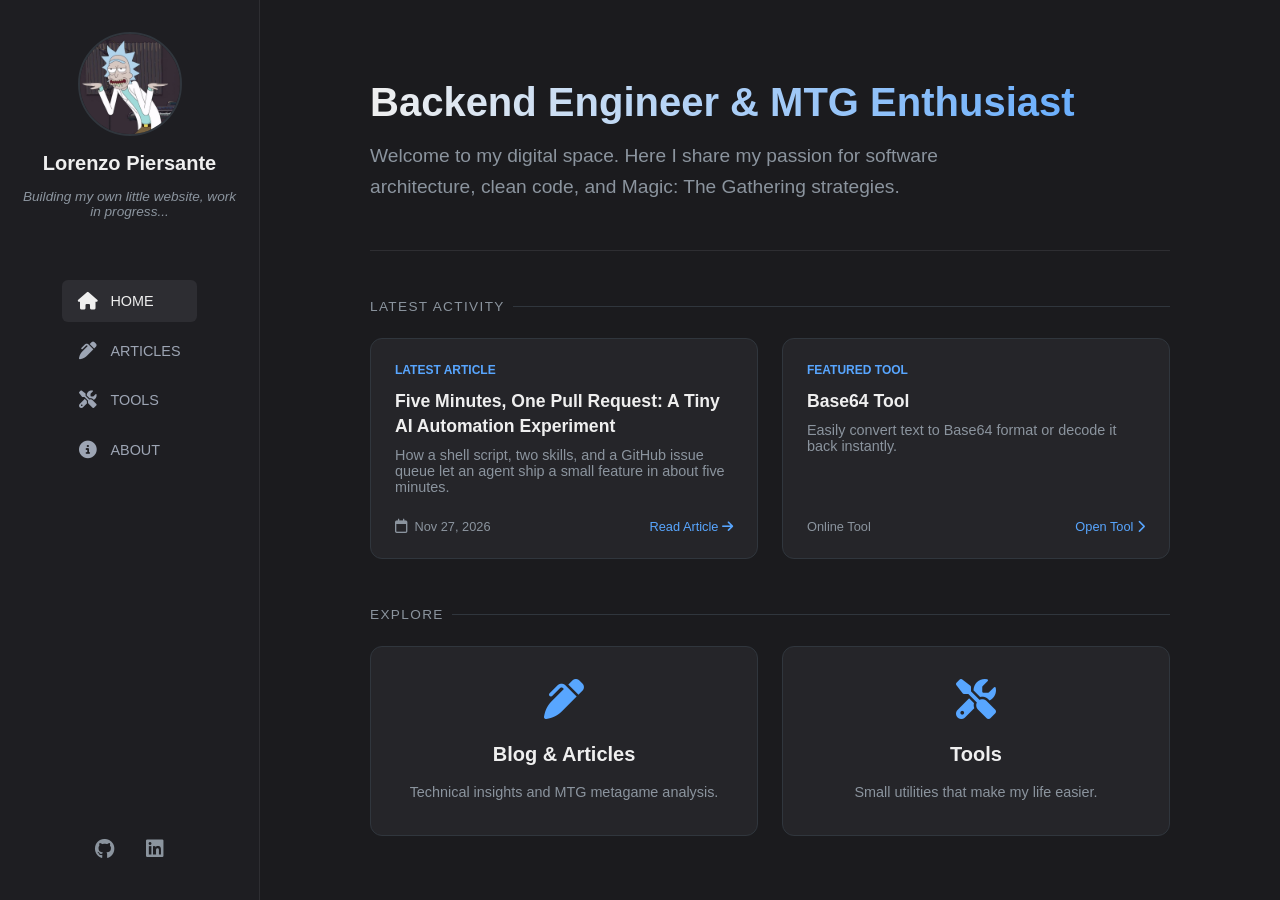
<file: index.html>
<!DOCTYPE html>
<html lang="en">
<head>
    <meta charset="UTF-8">
    <meta name="viewport" content="width=device-width, initial-scale=1.0">
    <title>Lorenzo Piersante - Backend Engineer & MTG Enthusiast</title>
    <link rel="icon" type="image/x-icon" href="assets/images/favicon.ico">
    <link rel="stylesheet" href="assets/css/style.css">
    <link rel="stylesheet" href="https://cdnjs.cloudflare.com/ajax/libs/font-awesome/6.4.0/css/all.min.css">
</head>
<body>
<div class="container">
    <aside class="sidebar">
        <div class="profile">
            <img src="assets/images/avatar.jpg" alt="Lorenzo Piersante" class="avatar">
            <h1>Lorenzo Piersante</h1>
            <p class="description">Building my own little website, work in progress...</p>
        </div>
        <nav>
            <ul>
                <li>
                    <a href="index.html" class="active">
                        <i class="fa-solid fa-house"></i>
                        HOME
                    </a>
                </li>
                <li>
                    <a href="articles.html">
                        <i class="fa-solid fa-pen-clip"></i>
                        ARTICLES
                    </a>
                </li>
                <li>
                    <a href="tools.html">
                        <i class="fa-solid fa-screwdriver-wrench"></i>
                        TOOLS
                    </a>
                </li>
                <li>
                    <a href="about.html">
                        <i class="fa-solid fa-circle-info"></i>
                        ABOUT
                    </a>
                </li>
            </ul>
        </nav>

        <div class="sidebar-bottom">
            <a href="https://github.com/lorenzo-piersante" target="_blank" aria-label="GitHub">
                <i class="fa-brands fa-github"></i>
            </a>
            <a href="https://linkedin.com/in/lorenzopiersante" target="_blank" aria-label="LinkedIn">
                <i class="fa-brands fa-linkedin"></i>
            </a>
        </div>
    </aside>

    <main class="content">
        <div class="main-column">
            <section class="hero-section">
                <h2>Backend Engineer & MTG Enthusiast</h2>
                <p>
                    Welcome to my digital space. Here I share my passion for software architecture, 
                    clean code, and Magic: The Gathering strategies.
                </p>
            </section>

            <div class="section-title">Latest Activity</div>

            <div class="dashboard-grid">
                <!-- Latest Article -->
                <a href="articles/ai-automation-experiments.html" class="latest-card">
                    <div>
                        <div class="card-label">Latest Article</div>
                        <h3>Five Minutes, One Pull Request: A Tiny AI Automation Experiment</h3>
                        <p>How a shell script, two skills, and a GitHub issue queue let an agent ship a small feature in about five minutes.</p>
                    </div>
                    <div class="card-footer">
                        <div class="meta-item">
                            <i class="fa-regular fa-calendar"></i>
                            Nov 27, 2026
                        </div>
                        <span class="action-link">Read Article <i class="fa-solid fa-arrow-right"></i></span>
                    </div>
                </a>

                <!-- Featured Tool -->
                <a href="tools/base64-tool.html" class="latest-card">
                    <div>
                        <div class="card-label">Featured Tool</div>
                        <h3>Base64 Tool</h3>
                        <p>Easily convert text to Base64 format or decode it back instantly.</p>
                    </div>
                    <div class="card-footer">
                        <span>Online Tool</span>
                        <span class="action-link">Open Tool <i class="fa-solid fa-chevron-right"></i></span>
                    </div>
                </a>
            </div>

            <div class="section-title">Explore</div>
            <div class="tools-grid">
                <a href="articles.html" class="tool-card">
                    <i class="fa-solid fa-pen-clip"></i>
                    <h3>Blog & Articles</h3>
                    <p>Technical insights and MTG metagame analysis.</p>
                </a>
                <a href="tools.html" class="tool-card">
                    <i class="fa-solid fa-screwdriver-wrench"></i>
                    <h3>Tools</h3>
                    <p>Small utilities that make my life easier.</p>
                </a>
            </div>
        </div>
    </main>
</div>
</body>
</html>
</file>
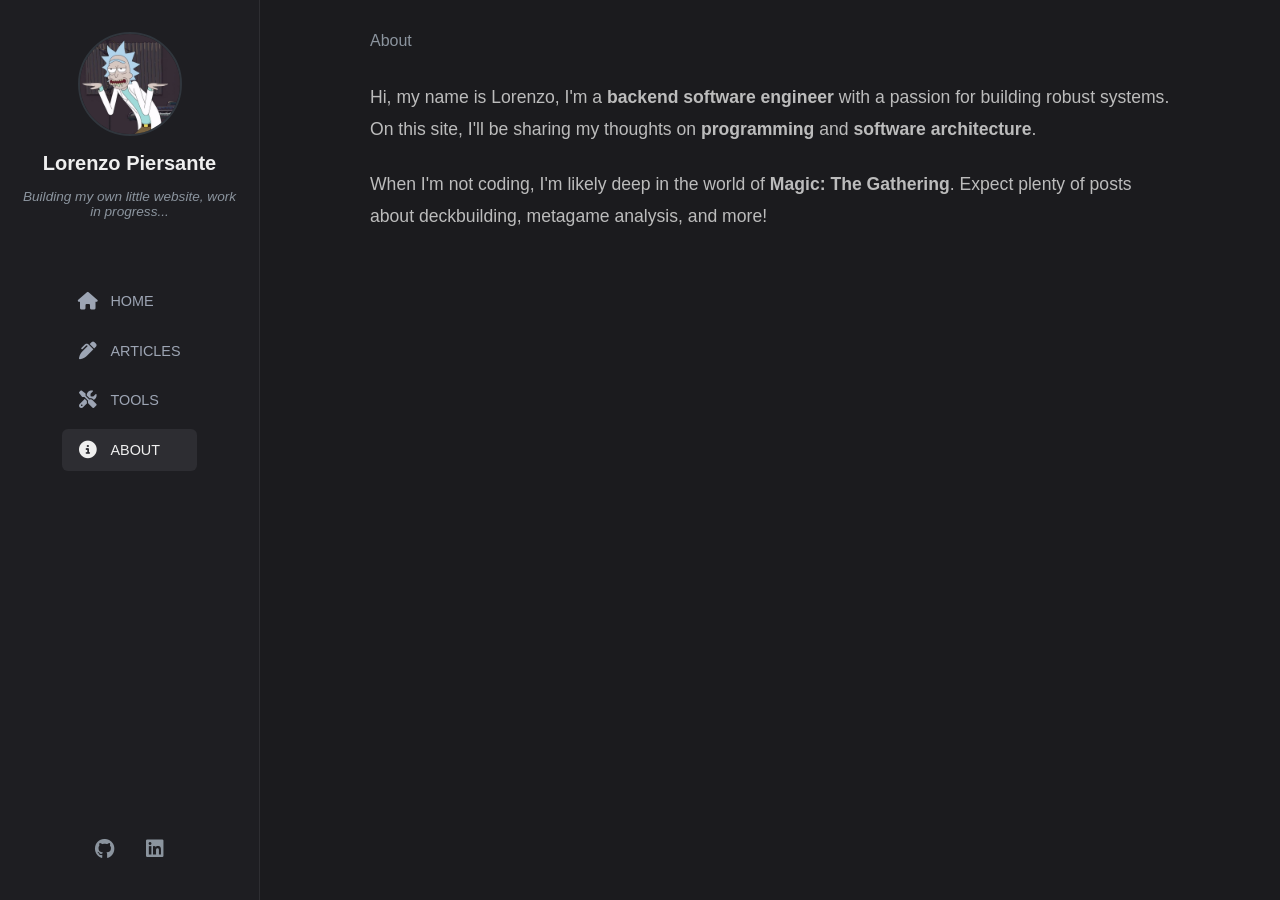
<file: about.html>
<!DOCTYPE html>
<html lang="en">
<head>
    <meta charset="UTF-8">
    <meta name="viewport" content="width=device-width, initial-scale=1.0">
    <title>About - Lorenzo Piersante</title>
    <link rel="icon" type="image/x-icon" href="assets/images/favicon.ico">
    <link rel="stylesheet" href="assets/css/style.css">
    <link rel="stylesheet" href="https://cdnjs.cloudflare.com/ajax/libs/font-awesome/6.4.0/css/all.min.css">
</head>
<body>
<div class="container">
    <aside class="sidebar">
        <div class="profile">
            <img src="assets/images/avatar.jpg" alt="Lorenzo Piersante" class="avatar">
            <h1>Lorenzo Piersante</h1>
            <p class="description">Building my own little website, work in progress...</p>
        </div>
        <nav>
            <ul>
                <li>
                    <a href="index.html">
                        <i class="fa-solid fa-house"></i>
                        HOME
                    </a>
                </li>
                <li>
                    <a href="articles.html">
                        <i class="fa-solid fa-pen-clip"></i>
                        ARTICLES
                    </a>
                </li>
                <li>
                    <a href="tools.html">
                        <i class="fa-solid fa-screwdriver-wrench"></i>
                        TOOLS
                    </a>
                </li>
                <li>
                    <a href="about.html" class="active">
                        <i class="fa-solid fa-circle-info"></i>
                        ABOUT
                    </a>
                </li>
            </ul>
        </nav>

        <div class="sidebar-bottom">
            <a href="https://github.com/lorenzo-piersante" target="_blank" aria-label="GitHub">
                <i class="fa-brands fa-github"></i>
            </a>
            <a href="https://linkedin.com/in/lorenzopiersante" target="_blank" aria-label="LinkedIn">
                <i class="fa-brands fa-linkedin"></i>
            </a>
        </div>
    </aside>

    <main class="content">
        <div class="main-column">
            <div class="page-header">About</div>

            <section class="about-section">
                <p>
                    Hi, my name is Lorenzo, I'm a <strong>backend software engineer</strong> with a passion for building robust systems.
                    On this site, I'll be sharing my thoughts on <strong>programming</strong> and <strong>software architecture</strong>.
                </p>
                <p>
                    When I'm not coding, I'm likely deep in the world of <strong>Magic: The Gathering</strong>. Expect plenty of posts about
                    deckbuilding, metagame analysis, and more!
                </p>
            </section>
        </div>
    </main>
</div>
</body>
</html>
</file>
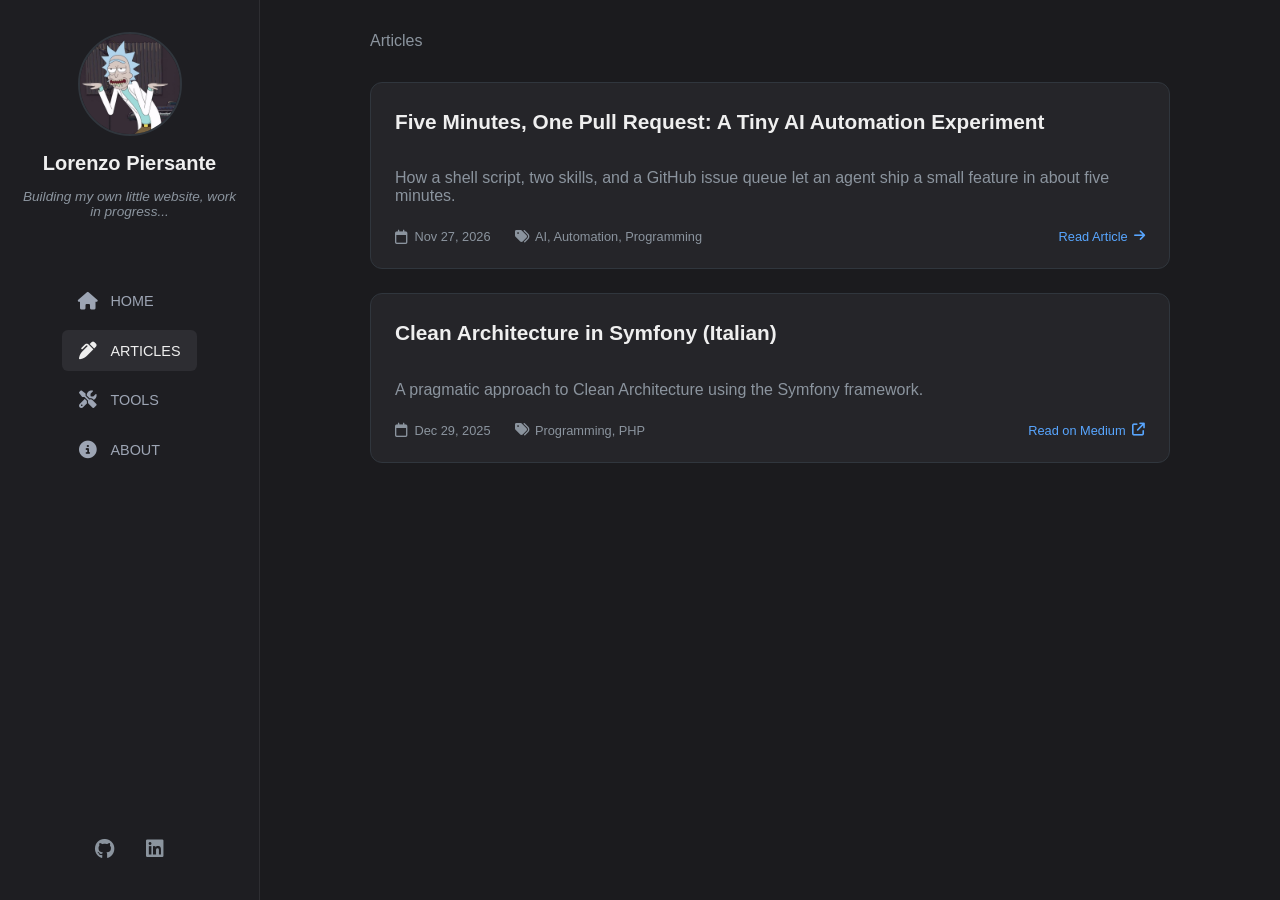
<file: articles.html>
<!DOCTYPE html>
<html lang="en">
<head>
    <meta charset="UTF-8">
    <meta name="viewport" content="width=device-width, initial-scale=1.0">
    <title>Articles - Lorenzo Piersante</title>
    <link rel="icon" type="image/x-icon" href="assets/images/favicon.ico">
    <link rel="stylesheet" href="assets/css/style.css">
    <link rel="stylesheet" href="https://cdnjs.cloudflare.com/ajax/libs/font-awesome/6.4.0/css/all.min.css">
</head>
<body>
<div class="container">
    <aside class="sidebar">
        <div class="profile">
            <img src="assets/images/avatar.jpg" alt="Lorenzo Piersante" class="avatar">
            <h1>Lorenzo Piersante</h1>
            <p class="description">Building my own little website, work in progress...</p>
        </div>
        <nav>
            <ul>
                <li>
                    <a href="index.html">
                        <i class="fa-solid fa-house"></i>
                        HOME
                    </a>
                </li>
                <li>
                    <a href="articles.html" class="active">
                        <i class="fa-solid fa-pen-clip"></i>
                        ARTICLES
                    </a>
                </li>
                <li>
                    <a href="tools.html">
                        <i class="fa-solid fa-screwdriver-wrench"></i>
                        TOOLS
                    </a>
                </li>
                <li>
                    <a href="about.html">
                        <i class="fa-solid fa-circle-info"></i>
                        ABOUT
                    </a>
                </li>
            </ul>
        </nav>

        <div class="sidebar-bottom">
            <a href="https://github.com/lorenzo-piersante" target="_blank" aria-label="GitHub">
                <i class="fa-brands fa-github"></i>
            </a>
            <a href="https://linkedin.com/in/lorenzopiersante" target="_blank" aria-label="LinkedIn">
                <i class="fa-brands fa-linkedin"></i>
            </a>
        </div>
    </aside>

    <main class="content">
        <div class="main-column">
            <div class="page-header">Articles</div>

            <a href="articles/ai-automation-experiments.html" class="post-card">
                <h2>Five Minutes, One Pull Request: A Tiny AI Automation Experiment</h2>
                <p>How a shell script, two skills, and a GitHub issue queue let an agent ship a small feature in about five minutes.</p>
                <div class="post-footer">
                    <div class="meta-left">
                        <div class="meta-item">
                            <i class="fa-regular fa-calendar"></i>
                            Nov 27, 2026
                        </div>
                        <span class="meta-item tags-display">
                            <i class="fa-solid fa-tags"></i>
                            AI, Automation, Programming
                        </span>
                    </div>

                    <div class="cta-link">
                        Read Article <i class="fa-solid fa-arrow-right"></i>
                    </div>
                </div>
            </a>

            <a href="https://medium.com/@lorenzo-piersante/clean-architecture-in-symfony-un-approccio-pragmatico-557f67e88bba" target="_blank" class="post-card">
                <h2>Clean Architecture in Symfony (Italian)</h2>
                <p>A pragmatic approach to Clean Architecture using the Symfony framework.</p>
                <div class="post-footer">
                    <div class="meta-left">
                        <div class="meta-item">
                            <i class="fa-regular fa-calendar"></i>
                            Dec 29, 2025
                        </div>
                        <span class="meta-item tags-display">
                            <i class="fa-solid fa-tags"></i>
                            Programming, PHP
                        </span>
                    </div>

                    <div class="cta-link">
                        Read on Medium <i class="fa-solid fa-arrow-up-right-from-square"></i>
                    </div>
                </div>
            </a>
        </div>
    </main>
</div>
</body>
</html>
</file>
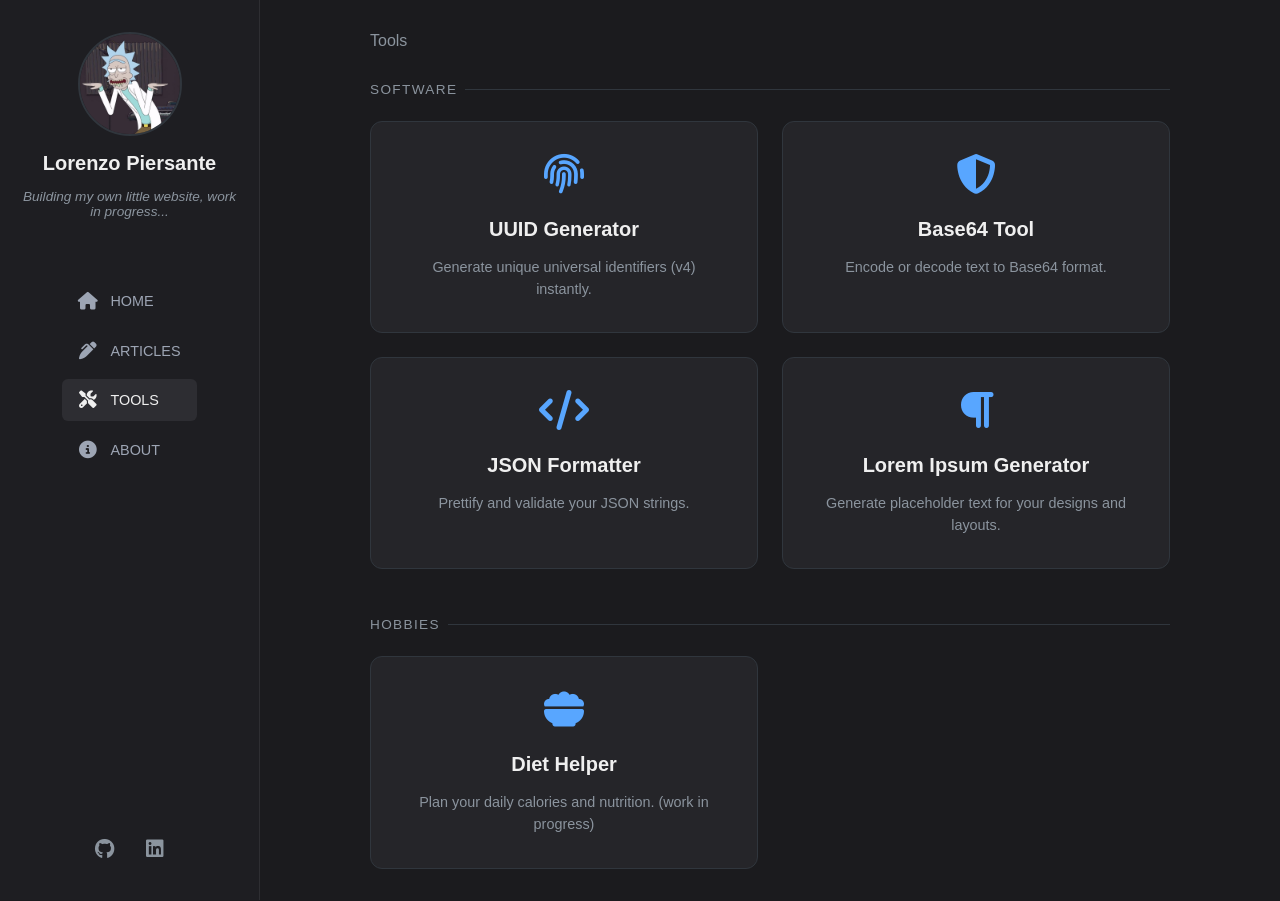
<file: tools.html>
<!DOCTYPE html>
<html lang="en">
<head>
    <meta charset="UTF-8">
    <meta name="viewport" content="width=device-width, initial-scale=1.0">
    <title>Tools - Lorenzo Piersante</title>
    <link rel="icon" type="image/x-icon" href="assets/images/favicon.ico">
    <link rel="stylesheet" href="assets/css/style.css">
    <link rel="stylesheet" href="https://cdnjs.cloudflare.com/ajax/libs/font-awesome/6.4.0/css/all.min.css">
</head>
<body>
<div class="container">
    <aside class="sidebar">
        <div class="profile">
            <img src="assets/images/avatar.jpg" alt="Lorenzo Piersante" class="avatar">
            <h1>Lorenzo Piersante</h1>
            <p class="description">Building my own little website, work in progress...</p>
        </div>
        <nav>
            <ul>
                <li>
                    <a href="index.html">
                        <i class="fa-solid fa-house"></i>
                        HOME
                    </a>
                </li>
                <li>
                    <a href="articles.html">
                        <i class="fa-solid fa-pen-clip"></i>
                        ARTICLES
                    </a>
                </li>
                <li>
                    <a href="tools.html" class="active">
                        <i class="fa-solid fa-screwdriver-wrench"></i>
                        TOOLS
                    </a>
                </li>
                <li>
                    <a href="about.html">
                        <i class="fa-solid fa-circle-info"></i>
                        ABOUT
                    </a>
                </li>
            </ul>
        </nav>

        <div class="sidebar-bottom">
            <a href="https://github.com/lorenzo-piersante" target="_blank" aria-label="GitHub">
                <i class="fa-brands fa-github"></i>
            </a>
            <a href="https://linkedin.com/in/lorenzopiersante" target="_blank" aria-label="LinkedIn">
                <i class="fa-brands fa-linkedin"></i>
            </a>
        </div>
    </aside>

    <main class="content">
        <div class="main-column">
            <div class="page-header">Tools</div>

            <div class="section-title">Software</div>
            <div class="tools-grid" style="margin-bottom: 3rem;">
                <a href="tools/uuid-generator.html" class="tool-card">
                    <i class="fa-solid fa-fingerprint"></i>
                    <h3>UUID Generator</h3>
                    <p>Generate unique universal identifiers (v4) instantly.</p>
                </a>

                <a href="tools/base64-tool.html" class="tool-card">
                    <i class="fa-solid fa-shield-halved"></i>
                    <h3>Base64 Tool</h3>
                    <p>Encode or decode text to Base64 format.</p>
                </a>

                <a href="tools/json-formatter.html" class="tool-card">
                    <i class="fa-solid fa-code"></i>
                    <h3>JSON Formatter</h3>
                    <p>Prettify and validate your JSON strings.</p>
                </a>

                <a href="tools/lorem-ipsum-generator.html" class="tool-card">
                    <i class="fa-solid fa-paragraph"></i>
                    <h3>Lorem Ipsum Generator</h3>
                    <p>Generate placeholder text for your designs and layouts.</p>
                </a>
            </div>

            <div class="section-title">Hobbies</div>
            <div class="tools-grid">
                <a href="tools/diet-helper.html" class="tool-card">
                    <i class="fa-solid fa-bowl-food"></i>
                    <h3>Diet Helper</h3>
                    <p>Plan your daily calories and nutrition. (work in progress)</p>
                </a>
            </div>
        </div>
    </main>
</div>
</body>
</html>
</file>
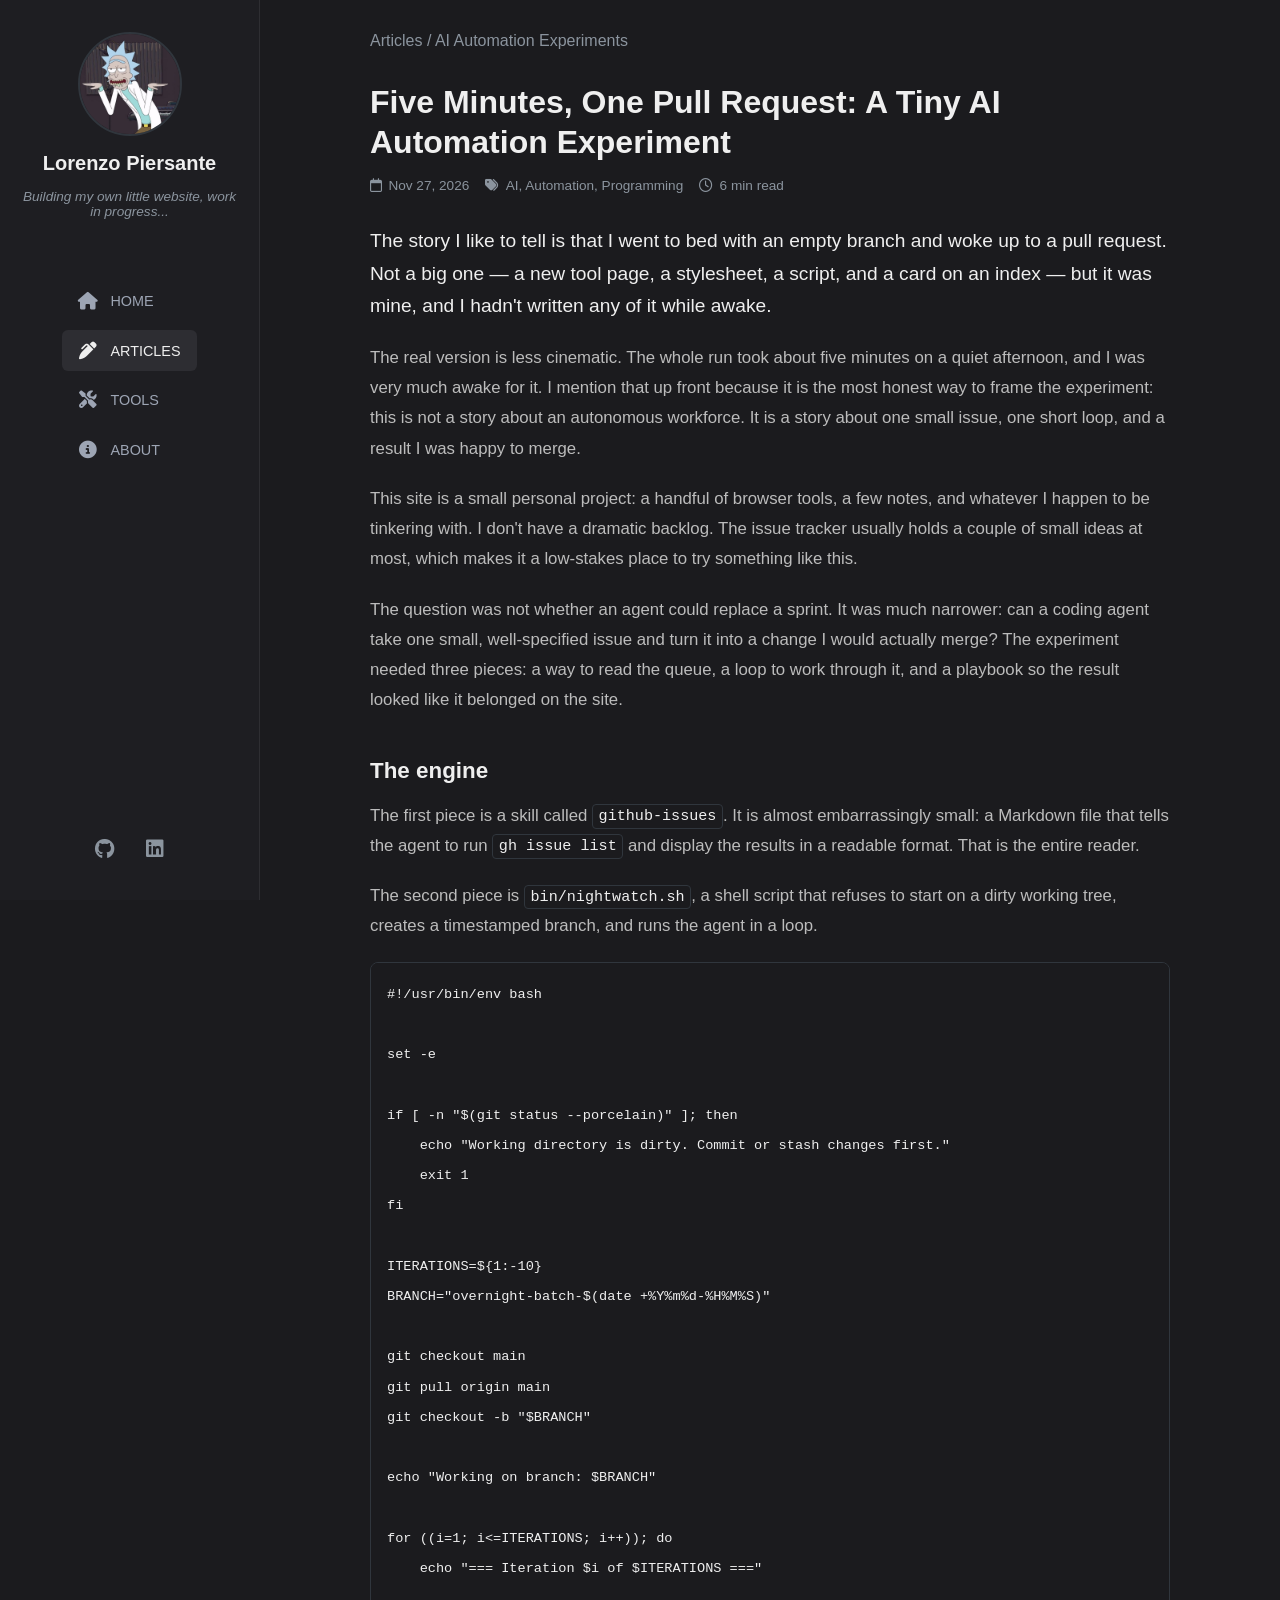
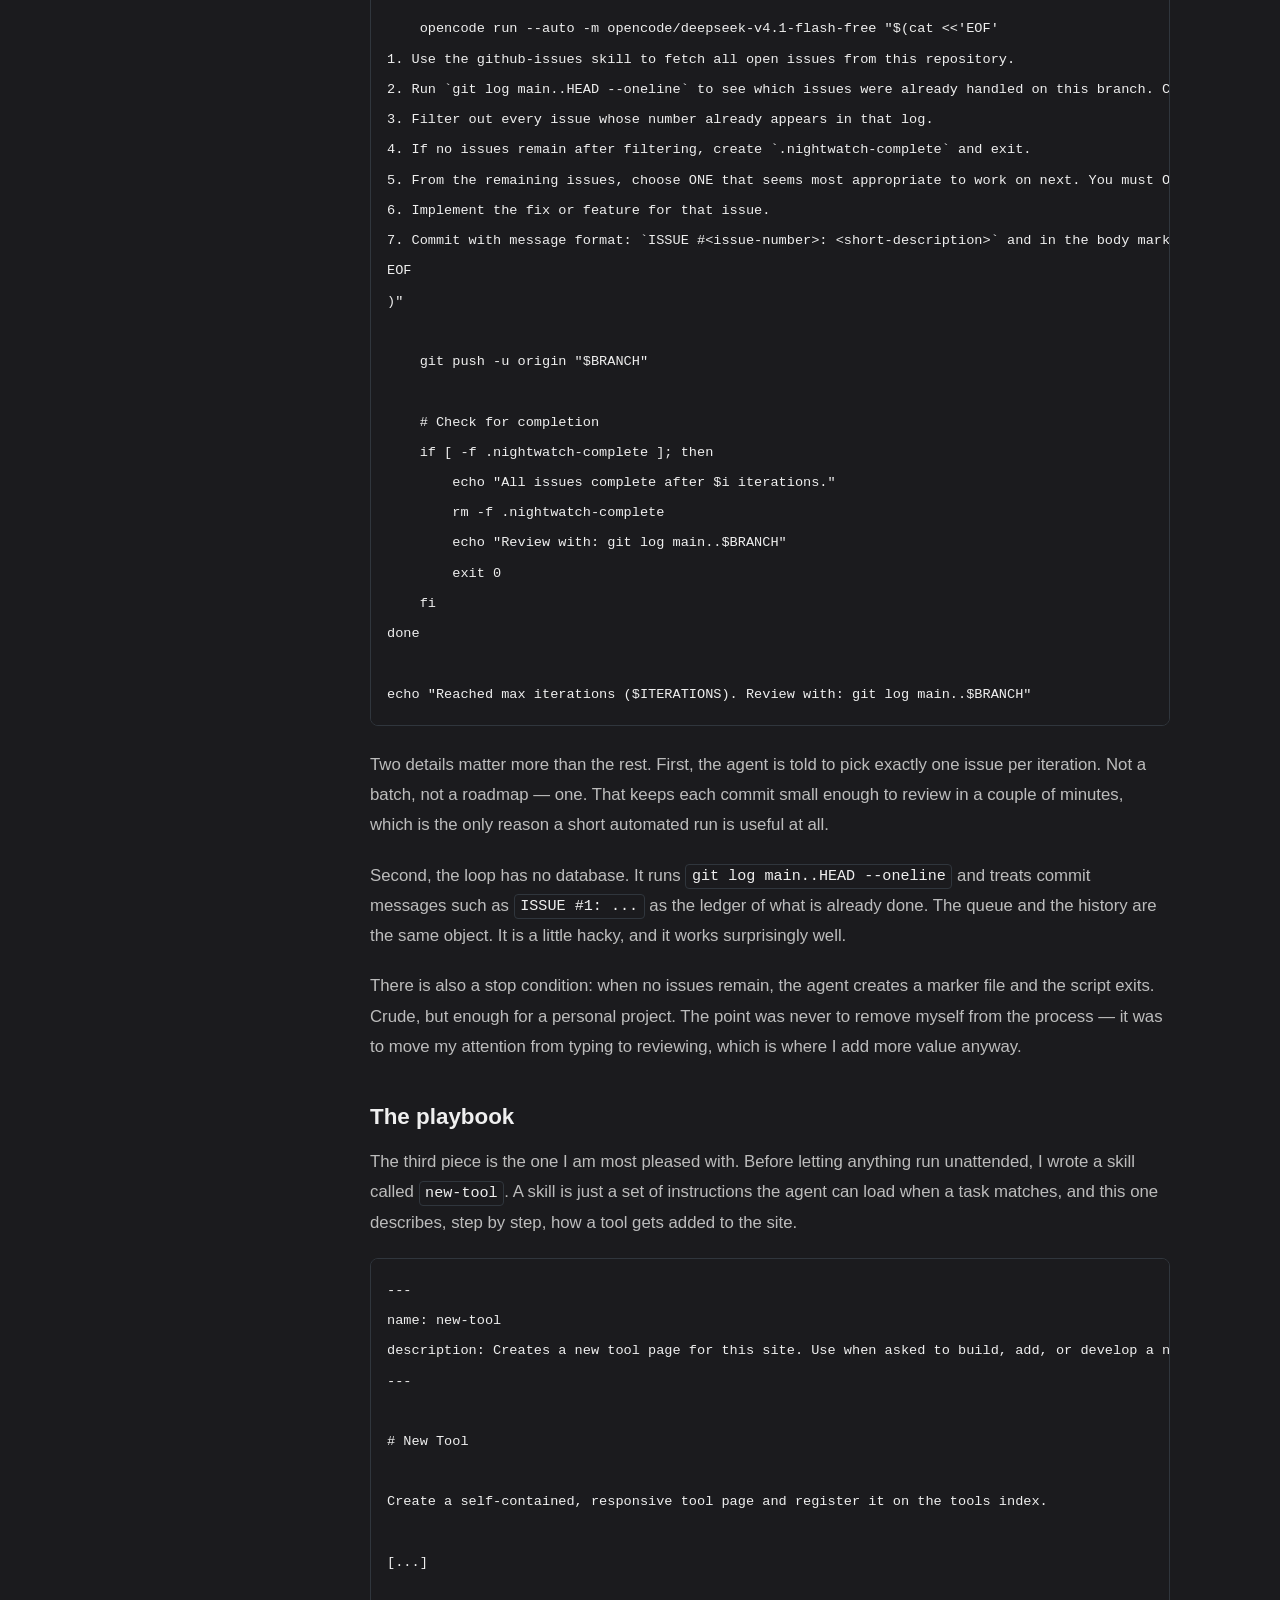
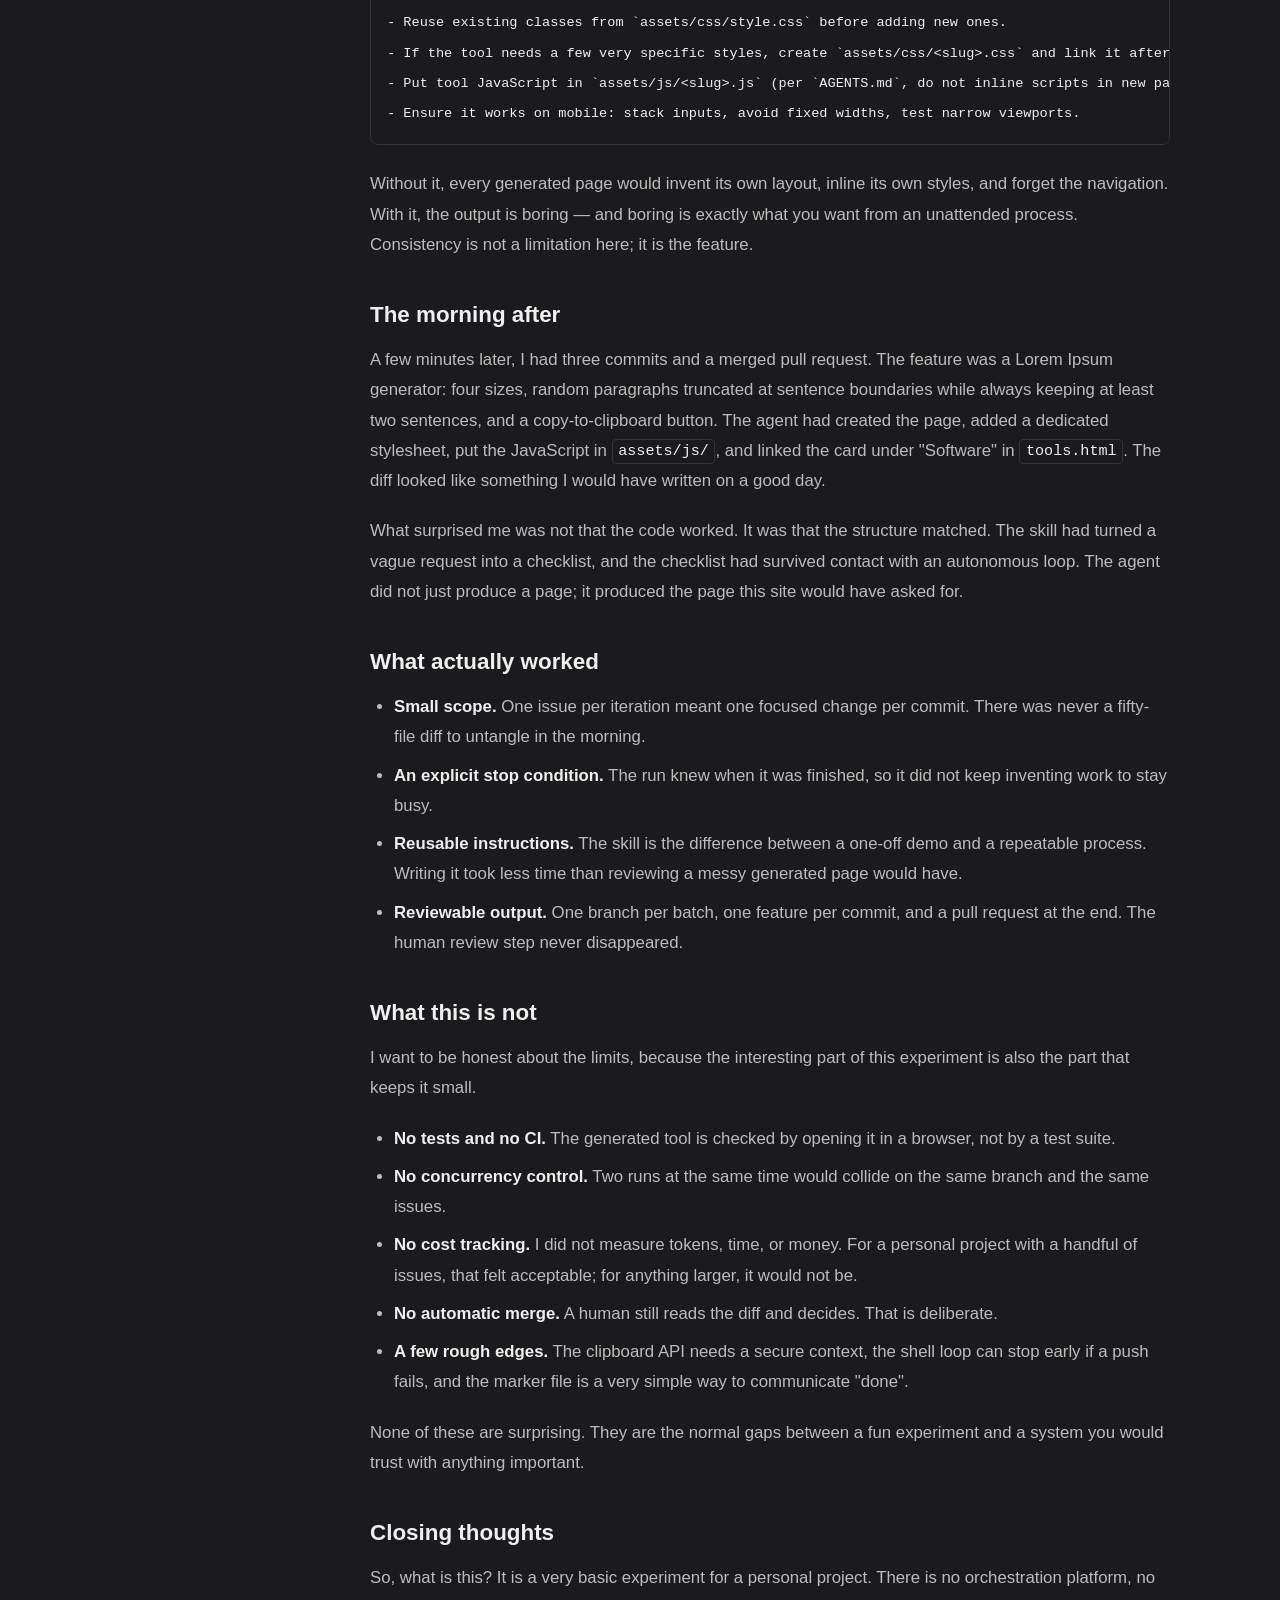
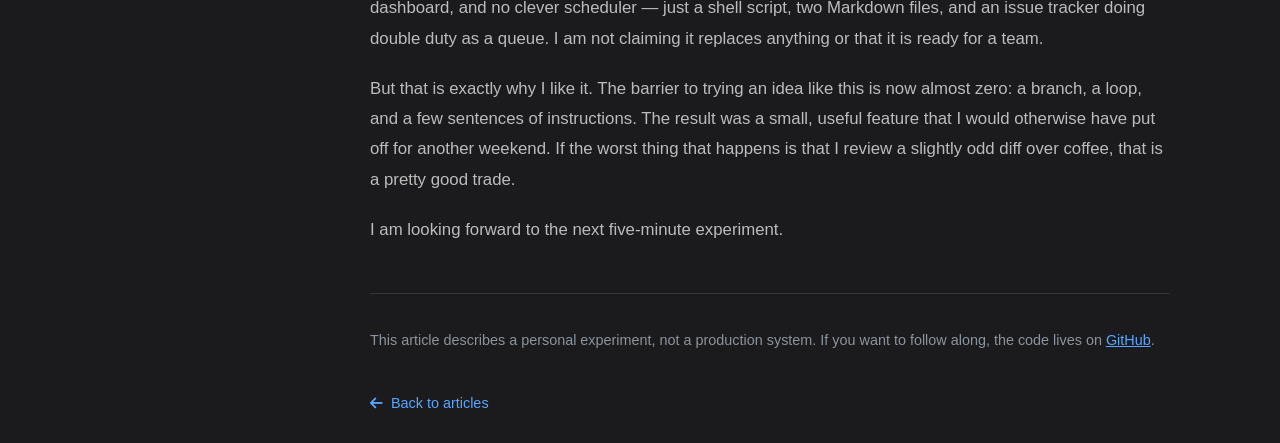
<file: articles/ai-automation-experiments.html>
<!DOCTYPE html>
<html lang="en">
<head>
    <meta charset="UTF-8">
    <meta name="viewport" content="width=device-width, initial-scale=1.0">
    <title>Five Minutes, One Pull Request: A Tiny AI Automation Experiment - Lorenzo Piersante</title>
    <link rel="icon" type="image/x-icon" href="../assets/images/favicon.ico">
    <link rel="stylesheet" href="../assets/css/style.css">
    <link rel="stylesheet" href="../assets/css/article.css">
    <link rel="stylesheet" href="https://cdnjs.cloudflare.com/ajax/libs/font-awesome/6.4.0/css/all.min.css">
</head>
<body>
<div class="container">
    <aside class="sidebar">
        <div class="profile">
            <img src="../assets/images/avatar.jpg" alt="Lorenzo Piersante" class="avatar">
            <h1>Lorenzo Piersante</h1>
            <p class="description">Building my own little website, work in progress...</p>
        </div>
        <nav>
            <ul>
                <li>
                    <a href="../index.html">
                        <i class="fa-solid fa-house"></i>
                        HOME
                    </a>
                </li>
                <li>
                    <a href="../articles.html" class="active">
                        <i class="fa-solid fa-pen-clip"></i>
                        ARTICLES
                    </a>
                </li>
                <li>
                    <a href="../tools.html">
                        <i class="fa-solid fa-screwdriver-wrench"></i>
                        TOOLS
                    </a>
                </li>
                <li>
                    <a href="../about.html">
                        <i class="fa-solid fa-circle-info"></i>
                        ABOUT
                    </a>
                </li>
            </ul>
        </nav>

        <div class="sidebar-bottom">
            <a href="https://github.com/lorenzo-piersante" target="_blank" aria-label="GitHub">
                <i class="fa-brands fa-github"></i>
            </a>
            <a href="https://linkedin.com/in/lorenzopiersante" target="_blank" aria-label="LinkedIn">
                <i class="fa-brands fa-linkedin"></i>
            </a>
        </div>
    </aside>

    <main class="content">
        <div class="main-column">
            <div class="page-header">
                <a href="../articles.html" class="breadcrumb-link">Articles</a> / AI Automation Experiments
            </div>

            <article class="article-page">
                <header class="article-header">
                    <h1>Five Minutes, One Pull Request: A Tiny AI Automation Experiment</h1>
                    <div class="article-meta">
                        <span>
                            <i class="fa-regular fa-calendar"></i>
                            Nov 27, 2026
                        </span>
                        <span>
                            <i class="fa-solid fa-tags"></i>
                            AI, Automation, Programming
                        </span>
                        <span>
                            <i class="fa-regular fa-clock"></i>
                            6 min read
                        </span>
                    </div>
                </header>

                <div class="article-body">
                    <p class="article-lead">
                        The story I like to tell is that I went to bed with an empty branch and woke up to a pull
                        request. Not a big one — a new tool page, a stylesheet, a script, and a card on an index —
                        but it was mine, and I hadn't written any of it while awake.
                    </p>

                    <p>
                        The real version is less cinematic. The whole run took about five minutes on a quiet
                        afternoon, and I was very much awake for it. I mention that up front because it is the
                        most honest way to frame the experiment: this is not a story about an autonomous
                        workforce. It is a story about one small issue, one short loop, and a result I was happy
                        to merge.
                    </p>

                    <p>
                        This site is a small personal project: a handful of browser tools, a few notes, and
                        whatever I happen to be tinkering with. I don't have a dramatic backlog. The issue tracker
                        usually holds a couple of small ideas at most, which makes it a low-stakes place to try
                        something like this.
                    </p>

                    <p>
                        The question was not whether an agent could replace a sprint. It was much narrower: can a
                        coding agent take one small, well-specified issue and turn it into a change I would
                        actually merge? The experiment needed three pieces: a way to read the queue, a loop to
                        work through it, and a playbook so the result looked like it belonged on the site.
                    </p>

                    <h2>The engine</h2>

                    <p>
                        The first piece is a skill called <code>github-issues</code>. It is almost embarrassingly
                        small: a Markdown file that tells the agent to run <code>gh issue list</code> and display
                        the results in a readable format. That is the entire reader.
                    </p>

                    <p>
                        The second piece is <code>bin/nightwatch.sh</code>, a shell script that refuses to start
                        on a dirty working tree, creates a timestamped branch, and runs the agent in a loop.
                    </p>

<pre><code>#!/usr/bin/env bash

set -e

if [ -n "$(git status --porcelain)" ]; then
    echo "Working directory is dirty. Commit or stash changes first."
    exit 1
fi

ITERATIONS=${1:-10}
BRANCH="overnight-batch-$(date +%Y%m%d-%H%M%S)"

git checkout main
git pull origin main
git checkout -b "$BRANCH"

echo "Working on branch: $BRANCH"

for ((i=1; i&lt;=ITERATIONS; i++)); do
    echo "=== Iteration $i of $ITERATIONS ==="

    opencode run --auto -m opencode/deepseek-v4.1-flash-free "$(cat &lt;&lt;'EOF'
1. Use the github-issues skill to fetch all open issues from this repository.
2. Run `git log main..HEAD --oneline` to see which issues were already handled on this branch. Commits use the format `ISSUE #&lt;number&gt;: &lt;description&gt;`.
3. Filter out every issue whose number already appears in that log.
4. If no issues remain after filtering, create `.nightwatch-complete` and exit.
5. From the remaining issues, choose ONE that seems most appropriate to work on next. You must ONLY CHOOSE ONE.
6. Implement the fix or feature for that issue.
7. Commit with message format: `ISSUE #&lt;issue-number&gt;: &lt;short-description&gt;` and in the body mark that it closes the related issue on GitHub.
EOF
)"

    git push -u origin "$BRANCH"

    # Check for completion
    if [ -f .nightwatch-complete ]; then
        echo "All issues complete after $i iterations."
        rm -f .nightwatch-complete
        echo "Review with: git log main..$BRANCH"
        exit 0
    fi
done

echo "Reached max iterations ($ITERATIONS). Review with: git log main..$BRANCH"</code></pre>

                    <p>
                        Two details matter more than the rest. First, the agent is told to pick exactly one issue
                        per iteration. Not a batch, not a roadmap — one. That keeps each commit small enough to
                        review in a couple of minutes, which is the only reason a short automated run is useful at all.
                    </p>

                    <p>
                        Second, the loop has no database. It runs <code>git log main..HEAD --oneline</code> and
                        treats commit messages such as <code>ISSUE #1: ...</code> as the ledger of what is already
                        done. The queue and the history are the same object. It is a little hacky, and it works
                        surprisingly well.
                    </p>

                    <p>
                        There is also a stop condition: when no issues remain, the agent creates a marker file and
                        the script exits. Crude, but enough for a personal project. The point was never to remove
                        myself from the process — it was to move my attention from typing to reviewing, which is
                        where I add more value anyway.
                    </p>

                    <h2>The playbook</h2>

                    <p>
                        The third piece is the one I am most pleased with. Before letting anything run unattended,
                        I wrote a skill called <code>new-tool</code>. A skill is just a set of instructions the
                        agent can load when a task matches, and this one describes, step by step, how a tool gets
                        added to the site.
                    </p>

<pre><code>---
name: new-tool
description: Creates a new tool page for this site. Use when asked to build, add, or develop a new tool. Creates tools/&lt;slug&gt;.html, adds any needed CSS/JS assets, and links the tool from tools.html.
---

# New Tool

Create a self-contained, responsive tool page and register it on the tools index.

[...]

- Reuse existing classes from `assets/css/style.css` before adding new ones.
- If the tool needs a few very specific styles, create `assets/css/&lt;slug&gt;.css` and link it after `style.css` (per `AGENTS.md`, do not bloat the main stylesheet).
- Put tool JavaScript in `assets/js/&lt;slug&gt;.js` (per `AGENTS.md`, do not inline scripts in new pages). Use `defer` and query elements by ID.
- Ensure it works on mobile: stack inputs, avoid fixed widths, test narrow viewports.</code></pre>

                    <p>
                        Without it, every generated page would invent its own layout, inline its own styles, and
                        forget the navigation. With it, the output is boring — and boring is exactly what you want
                        from an unattended process. Consistency is not a limitation here;
                        it is the feature.
                    </p>

                    <h2>The morning after</h2>

                    <p>
                        A few minutes later, I had three commits and a merged pull request. The feature was a Lorem Ipsum
                        generator: four sizes, random paragraphs truncated at sentence boundaries while always
                        keeping at least two sentences, and a copy-to-clipboard button. The agent had created the
                        page, added a dedicated stylesheet, put the JavaScript in <code>assets/js/</code>, and
                        linked the card under "Software" in <code>tools.html</code>. The diff looked like something
                        I would have written on a good day.
                    </p>

                    <p>
                        What surprised me was not that the code worked. It was that the structure matched. The
                        skill had turned a vague request into a checklist, and the checklist had survived contact
                        with an autonomous loop. The agent did not just produce a page; it produced the page this
                        site would have asked for.
                    </p>

                    <h2>What actually worked</h2>

                    <ul>
                        <li>
                            <strong>Small scope.</strong> One issue per iteration meant one focused change per
                            commit. There was never a fifty-file diff to untangle in the morning.
                        </li>
                        <li>
                            <strong>An explicit stop condition.</strong> The run knew when it was finished, so it
                            did not keep inventing work to stay busy.
                        </li>
                        <li>
                            <strong>Reusable instructions.</strong> The skill is the difference between a one-off
                            demo and a repeatable process. Writing it took less time than reviewing a messy
                            generated page would have.
                        </li>
                        <li>
                            <strong>Reviewable output.</strong> One branch per batch, one feature per commit, and a
                            pull request at the end. The human review step never disappeared.
                        </li>
                    </ul>

                    <h2>What this is not</h2>

                    <p>
                        I want to be honest about the limits, because the interesting part of this experiment is
                        also the part that keeps it small.
                    </p>

                    <ul>
                        <li>
                            <strong>No tests and no CI.</strong> The generated tool is checked by opening it in a
                            browser, not by a test suite.
                        </li>
                        <li>
                            <strong>No concurrency control.</strong> Two runs at the same time would collide on the
                            same branch and the same issues.
                        </li>
                        <li>
                            <strong>No cost tracking.</strong> I did not measure tokens, time, or money. For a
                            personal project with a handful of issues, that felt acceptable; for anything larger,
                            it would not be.
                        </li>
                        <li>
                            <strong>No automatic merge.</strong> A human still reads the diff and decides. That is
                            deliberate.
                        </li>
                        <li>
                            <strong>A few rough edges.</strong> The clipboard API needs a secure context, the shell
                            loop can stop early if a push fails, and the marker file is a very simple way to
                            communicate "done".
                        </li>
                    </ul>

                    <p>
                        None of these are surprising. They are the normal gaps between a fun experiment and a
                        system you would trust with anything important.
                    </p>

                    <h2>Closing thoughts</h2>

                    <p>
                        So, what is this? It is a very basic experiment for a personal project. There is no
                        orchestration platform, no dashboard, and no clever scheduler — just a shell script, two
                        Markdown files, and an issue tracker doing double duty as a queue. I am not claiming it
                        replaces anything or that it is ready for a team.
                    </p>

                    <p>
                        But that is exactly why I like it. The barrier to trying an idea like this is now almost
                        zero: a branch, a loop, and a few sentences of instructions. The result was a small,
                        useful feature that I would otherwise have put off for another weekend. If the worst thing
                        that happens is that I review a slightly odd diff over coffee, that is a pretty good trade.
                    </p>

                    <p>
                        I am looking forward to the next five-minute experiment.
                    </p>
                </div>

                <footer class="article-footer">
                    <p>
                        This article describes a personal experiment, not a production system. If you want to
                        follow along, the code lives on
                        <a href="https://github.com/lorenzo-piersante" target="_blank">GitHub</a>.
                    </p>
                    <a href="../articles.html" class="article-back">
                        <i class="fa-solid fa-arrow-left"></i>
                        Back to articles
                    </a>
                </footer>
            </article>
        </div>
    </main>
</div>
</body>
</html>
</file>
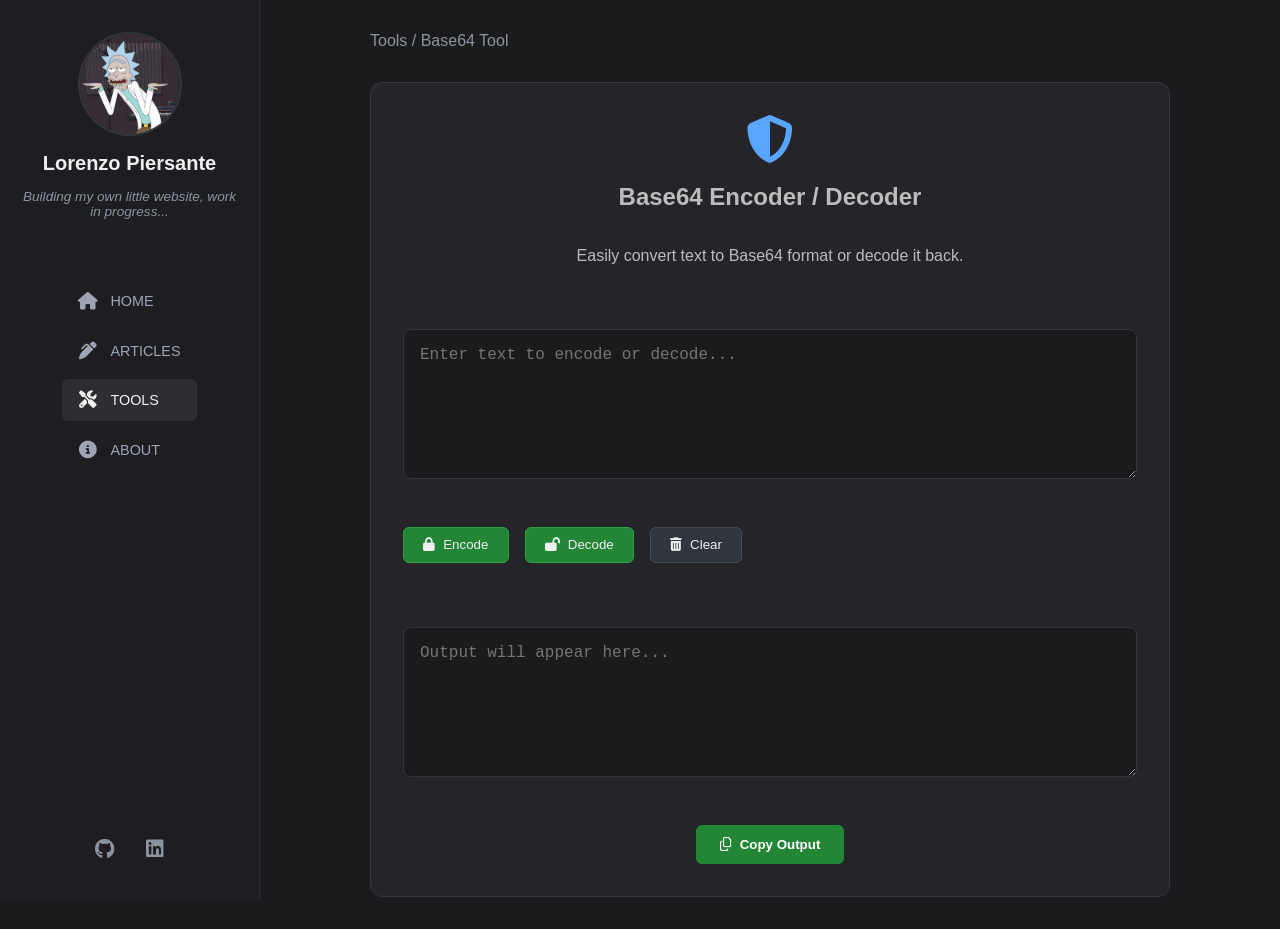
<file: tools/base64-tool.html>
<!DOCTYPE html>
<html lang="en">
<head>
    <meta charset="UTF-8">
    <meta name="viewport" content="width=device-width, initial-scale=1.0">
    <title>Base64 Tool - Lorenzo Piersante</title>
    <link rel="icon" type="image/x-icon" href="../assets/images/favicon.ico">
    <link rel="stylesheet" href="../assets/css/style.css">
    <link rel="stylesheet" href="https://cdnjs.cloudflare.com/ajax/libs/font-awesome/6.4.0/css/all.min.css">
</head>
<body>
<div class="container">
    <aside class="sidebar">
        <div class="profile">
            <img src="../assets/images/avatar.jpg" alt="Lorenzo Piersante" class="avatar">
            <h1>Lorenzo Piersante</h1>
            <p class="description">Building my own little website, work in progress...</p>
        </div>
        <nav>
            <ul>
                <li>
                    <a href="../index.html">
                        <i class="fa-solid fa-house"></i>
                        HOME
                    </a>
                </li>
                <li>
                    <a href="../articles.html">
                        <i class="fa-solid fa-pen-clip"></i>
                        ARTICLES
                    </a>
                </li>
                <li>
                    <a href="../tools.html" class="active">
                        <i class="fa-solid fa-screwdriver-wrench"></i>
                        TOOLS
                    </a>
                </li>
                <li>
                    <a href="../about.html">
                        <i class="fa-solid fa-circle-info"></i>
                        ABOUT
                    </a>
                </li>
            </ul>
        </nav>

        <div class="sidebar-bottom">
            <a href="https://github.com/lorenzo-piersante" target="_blank" aria-label="GitHub">
                <i class="fa-brands fa-github"></i>
            </a>
            <a href="https://linkedin.com/in/lorenzopiersante" target="_blank" aria-label="LinkedIn">
                <i class="fa-brands fa-linkedin"></i>
            </a>
        </div>
    </aside>

    <main class="content">
        <div class="main-column">
            <div class="page-header">
                <a href="../tools.html" class="breadcrumb-link">Tools</a> / Base64 Tool
            </div>

            <div class="tool-display-container" style="align-items: stretch; text-align: left; padding: 2rem;">
                <div style="display: flex; flex-direction: column; align-items: center; text-align: center; margin-bottom: 1rem;">
                    <i class="fa-solid fa-shield-halved tool-display-icon"></i>
                    <h2>Base64 Encoder / Decoder</h2>
                    <p>Easily convert text to Base64 format or decode it back.</p>
                </div>
                
                <textarea id="input-text" class="tool-textarea" placeholder="Enter text to encode or decode..."></textarea>
                
                <div class="button-group">
                    <button class="action-button primary" onclick="processBase64('encode')">
                        <i class="fa-solid fa-lock"></i>
                        Encode
                    </button>
                    <button class="action-button primary" onclick="processBase64('decode')">
                        <i class="fa-solid fa-lock-open"></i>
                        Decode
                    </button>
                    <button class="action-button" onclick="clearAll()">
                        <i class="fa-solid fa-trash-can"></i>
                        Clear
                    </button>
                </div>

                <div id="error-msg" class="error-message">Invalid Base64 string. Please check your input.</div>
                <textarea id="output-text" class="tool-textarea" readonly placeholder="Output will appear here..."></textarea>

                <button class="copy-button" onclick="copyToClipboard()" style="align-self: center;">
                    <i class="fa-regular fa-copy"></i>
                    Copy Output
                </button>
            </div>
        </div>
    </main>
</div>

<script>
    function processBase64(mode) {
        const input = document.getElementById('input-text').value;
        const outputField = document.getElementById('output-text');
        const errorMsg = document.getElementById('error-msg');
        
        errorMsg.style.display = 'none';
        
        try {
            if (mode === 'encode') {
                // Unicode-safe encoding using TextEncoder and btoa
                const bytes = new TextEncoder().encode(input);
                const binString = Array.from(bytes, (byte) => String.fromCodePoint(byte)).join("");
                outputField.value = btoa(binString);
            } else {
                // Unicode-safe decoding using atob and TextDecoder
                const binString = atob(input);
                const bytes = Uint8Array.from(binString, (m) => m.codePointAt(0));
                outputField.value = new TextDecoder().decode(bytes);
            }
        } catch (e) {
            if (mode === 'decode') {
                errorMsg.style.display = 'block';
                outputField.value = '';
            } else {
                console.error(e);
            }
        }
    }

    function clearAll() {
        document.getElementById('input-text').value = '';
        document.getElementById('output-text').value = '';
        document.getElementById('error-msg').style.display = 'none';
    }

    function copyToClipboard() {
        const outputText = document.getElementById('output-text').value;
        if (!outputText) return;

        navigator.clipboard.writeText(outputText).then(() => {
            const btn = document.querySelector('.copy-button');
            const originalContent = btn.innerHTML;
            btn.innerHTML = '<i class="fa-solid fa-check"></i> Copied!';
            btn.style.backgroundColor = '#2ea043';
            
            setTimeout(() => {
                btn.innerHTML = originalContent;
                btn.style.backgroundColor = '';
            }, 2000);
        });
    }
</script>
</body>
</html>
</file>
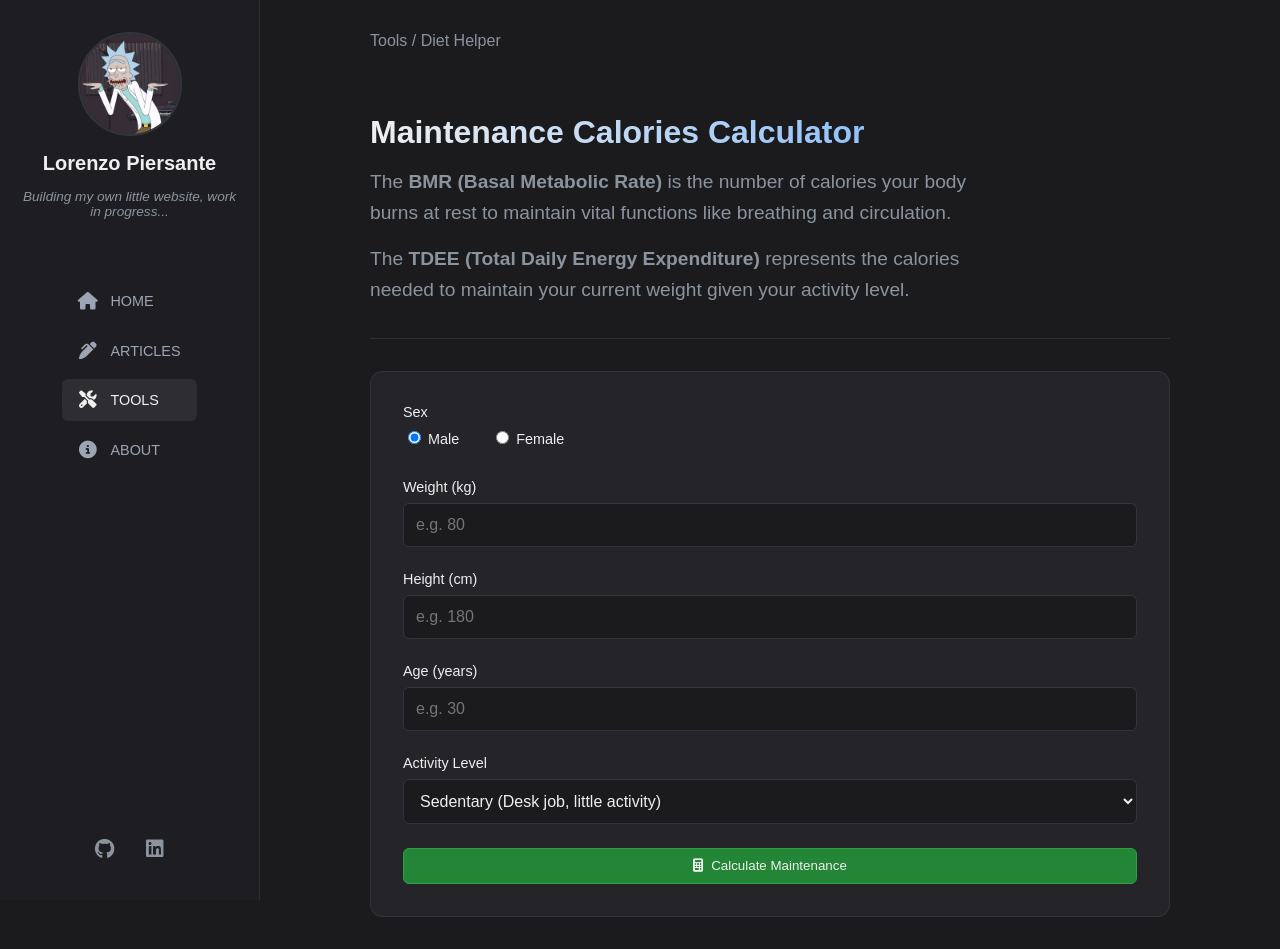
<file: tools/diet-helper.html>
<!DOCTYPE html>
<html lang="en">
<head>
    <meta charset="UTF-8">
    <meta name="viewport" content="width=device-width, initial-scale=1.0">
    <title>Maintenance Calories Calculator - Lorenzo Piersante</title>
    <link rel="icon" type="image/x-icon" href="../assets/images/favicon.ico">
    <link rel="stylesheet" href="../assets/css/style.css">
    <link rel="stylesheet" href="https://cdnjs.cloudflare.com/ajax/libs/font-awesome/6.4.0/css/all.min.css">
</head>
<body>
<div class="container">
    <aside class="sidebar">
        <div class="profile">
            <img src="../assets/images/avatar.jpg" alt="Lorenzo Piersante" class="avatar">
            <h1>Lorenzo Piersante</h1>
            <p class="description">Building my own little website, work in progress...</p>
        </div>
        <nav>
            <ul>
                <li>
                    <a href="../index.html">
                        <i class="fa-solid fa-house"></i>
                        HOME
                    </a>
                </li>
                <li>
                    <a href="../articles.html">
                        <i class="fa-solid fa-pen-clip"></i>
                        ARTICLES
                    </a>
                </li>
                <li>
                    <a href="../tools.html" class="active">
                        <i class="fa-solid fa-screwdriver-wrench"></i>
                        TOOLS
                    </a>
                </li>
                <li>
                    <a href="../about.html">
                        <i class="fa-solid fa-circle-info"></i>
                        ABOUT
                    </a>
                </li>
            </ul>
        </nav>

        <div class="sidebar-bottom">
            <a href="https://github.com/lorenzo-piersante" target="_blank" aria-label="GitHub">
                <i class="fa-brands fa-github"></i>
            </a>
            <a href="https://linkedin.com/in/lorenzopiersante" target="_blank" aria-label="LinkedIn">
                <i class="fa-brands fa-linkedin"></i>
            </a>
        </div>
    </aside>

    <main class="content">
        <div class="main-column">
            <div class="page-header">
                <a href="../tools.html" class="breadcrumb-link">Tools</a> / Diet Helper
            </div>

            <section class="hero-section" style="padding: 2rem 0; margin-bottom: 2rem;">
                <h2 style="font-size: 2rem;">Maintenance Calories Calculator</h2>
                <p>
                    The <strong>BMR (Basal Metabolic Rate)</strong> is the number of calories
                    your body burns at rest to maintain vital functions like breathing and circulation.
                </p>
                <p style="margin-top: 1rem">
                    The <strong>TDEE (Total Daily Energy Expenditure)</strong> represents the calories
                    needed to maintain your current weight given your activity level.
                </p>
            </section>

            <div class="calculator-form">
                <form id="dietForm">
                    <div class="form-group">
                        <label>Sex</label>
                        <div class="radio-group">
                            <label class="radio-option">
                                <input type="radio" name="sex" value="male" checked> Male
                            </label>
                            <label class="radio-option">
                                <input type="radio" name="sex" value="female"> Female
                            </label>
                        </div>
                    </div>

                    <div class="form-group">
                        <label for="weight">Weight (kg)</label>
                        <input type="number" id="weight" class="form-input" placeholder="e.g. 80" required min="1" step="0.1">
                    </div>

                    <div class="form-group">
                        <label for="height">Height (cm)</label>
                        <input type="number" id="height" class="form-input" placeholder="e.g. 180" required min="1">
                    </div>

                    <div class="form-group">
                        <label for="age">Age (years)</label>
                        <input type="number" id="age" class="form-input" placeholder="e.g. 30" required min="1">
                    </div>

                    <div class="form-group">
                        <label for="activity">Activity Level</label>
                        <select id="activity" class="form-select" required>
                            <option value="1.2">Sedentary (Desk job, little activity)</option>
                            <option value="1.5">Lightly Active (Desk job + pet walks/light activity)</option>
                            <option value="1.8">Moderately Active (Active job like waiter, occasional sports)</option>
                            <option value="2.0">Highly Active (Construction, regular heavy activity/hiking)</option>
                        </select>
                    </div>

                    <button type="submit" class="action-button primary" style="width: 100%; justify-content: center; margin-top: 1rem;">
                        <i class="fa-solid fa-calculator"></i> Calculate Maintenance
                    </button>
                </form>

                <div id="result" class="result-display">
                    <div class="result-grid">
                        <div class="result-item">
                            <div class="result-label">Basal Metabolic Rate (BMR)</div>
                            <div class="result-value"><span id="bmrValue">0</span> kcal</div>
                        </div>
                        <div class="result-item">
                            <div class="result-label">Estimated Maintenance (TDEE)</div>
                            <div class="result-value highlight"><span id="tdeeValue">0</span> kcal</div>
                        </div>
                    </div>
                </div>
            </div>
        </div>
    </main>
</div>

<script>
    document.getElementById('dietForm').addEventListener('submit', function(e) {
        e.preventDefault();

        const sex = document.querySelector('input[name="sex"]:checked').value;
        const weight = parseFloat(document.getElementById('weight').value);
        const height = parseFloat(document.getElementById('height').value);
        const age = parseFloat(document.getElementById('age').value);
        const activityMultiplier = parseFloat(document.getElementById('activity').value);

        let bmr = (10 * weight) + (6.25 * height) - (5 * age);

        if (sex === 'male') {
            bmr += 5;
        } else {
            bmr -= 161;
        }

        const tdee = bmr * activityMultiplier;

        document.getElementById('bmrValue').textContent = Math.round(bmr);
        document.getElementById('tdeeValue').textContent = Math.round(tdee);
        document.getElementById('result').style.display = 'block';
        
        // Smooth scroll to result
        document.getElementById('result').scrollIntoView({ behavior: 'smooth', block: 'nearest' });
    });
</script>
</body>
</html>
</file>
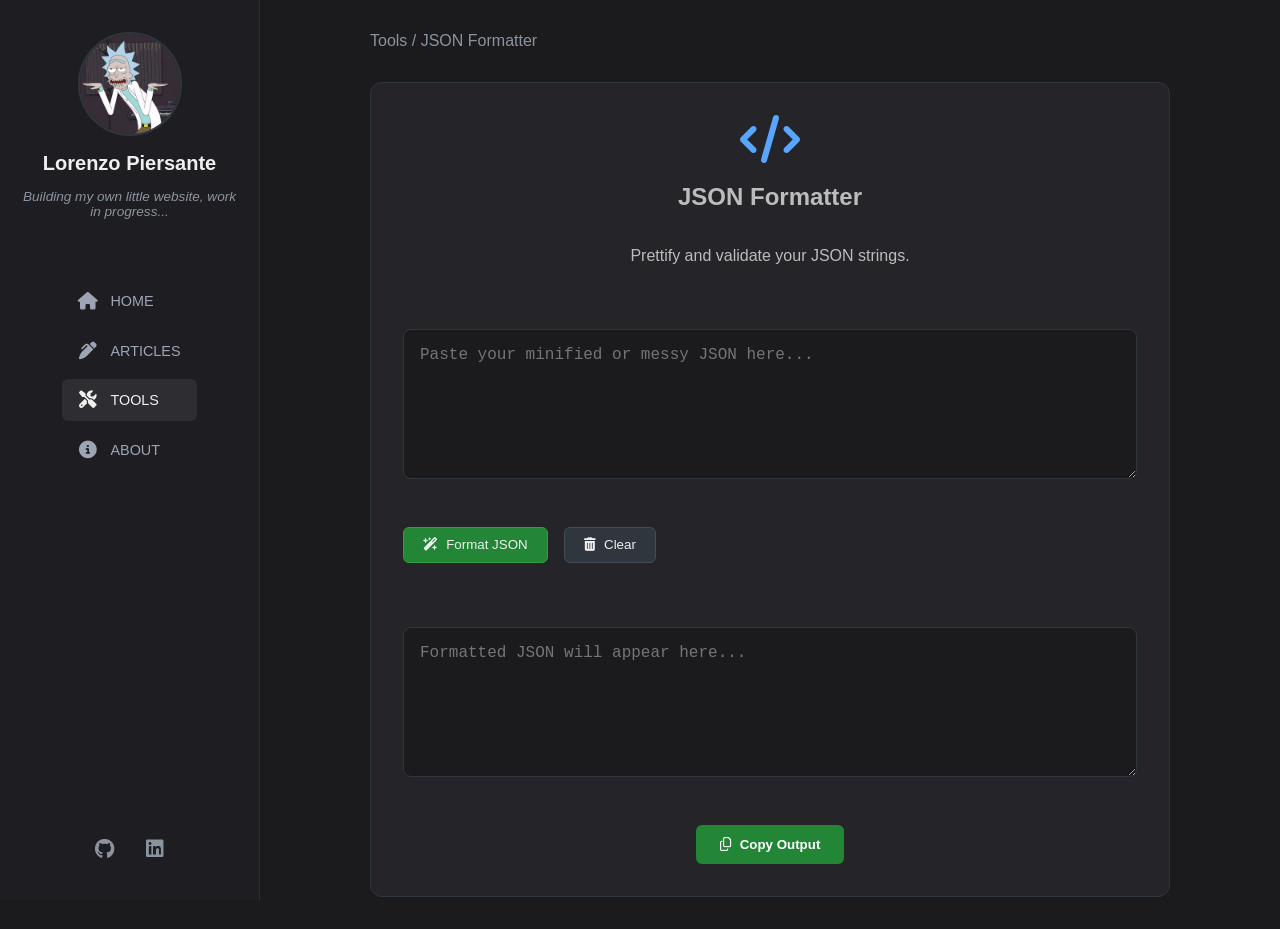
<file: tools/json-formatter.html>
<!DOCTYPE html>
<html lang="en">
<head>
    <meta charset="UTF-8">
    <meta name="viewport" content="width=device-width, initial-scale=1.0">
    <title>JSON Formatter - Lorenzo Piersante</title>
    <link rel="icon" type="image/x-icon" href="../assets/images/favicon.ico">
    <link rel="stylesheet" href="../assets/css/style.css">
    <link rel="stylesheet" href="https://cdnjs.cloudflare.com/ajax/libs/font-awesome/6.4.0/css/all.min.css">
</head>
<body>
<div class="container">
    <aside class="sidebar">
        <div class="profile">
            <img src="../assets/images/avatar.jpg" alt="Lorenzo Piersante" class="avatar">
            <h1>Lorenzo Piersante</h1>
            <p class="description">Building my own little website, work in progress...</p>
        </div>
        <nav>
            <ul>
                <li>
                    <a href="../index.html">
                        <i class="fa-solid fa-house"></i>
                        HOME
                    </a>
                </li>
                <li>
                    <a href="../articles.html">
                        <i class="fa-solid fa-pen-clip"></i>
                        ARTICLES
                    </a>
                </li>
                <li>
                    <a href="../tools.html" class="active">
                        <i class="fa-solid fa-screwdriver-wrench"></i>
                        TOOLS
                    </a>
                </li>
                <li>
                    <a href="../about.html">
                        <i class="fa-solid fa-circle-info"></i>
                        ABOUT
                    </a>
                </li>
            </ul>
        </nav>

        <div class="sidebar-bottom">
            <a href="https://github.com/lorenzo-piersante" target="_blank" aria-label="GitHub">
                <i class="fa-brands fa-github"></i>
            </a>
            <a href="https://linkedin.com/in/lorenzopiersante" target="_blank" aria-label="LinkedIn">
                <i class="fa-brands fa-linkedin"></i>
            </a>
        </div>
    </aside>

    <main class="content">
        <div class="main-column">
            <div class="page-header">
                <a href="../tools.html" class="breadcrumb-link">Tools</a> / JSON Formatter
            </div>

            <div class="tool-display-container" style="align-items: stretch; text-align: left; padding: 2rem;">
                <div style="display: flex; flex-direction: column; align-items: center; text-align: center; margin-bottom: 1rem;">
                    <i class="fa-solid fa-code tool-display-icon"></i>
                    <h2>JSON Formatter</h2>
                    <p>Prettify and validate your JSON strings.</p>
                </div>
                
                <textarea id="input-text" class="tool-textarea" placeholder="Paste your minified or messy JSON here..."></textarea>
                
                <div class="button-group">
                    <button class="action-button primary" onclick="formatJSON()">
                        <i class="fa-solid fa-wand-magic-sparkles"></i>
                        Format JSON
                    </button>
                    <button class="action-button" onclick="clearAll()">
                        <i class="fa-solid fa-trash-can"></i>
                        Clear
                    </button>
                </div>

                <div id="error-msg" class="error-message">Invalid JSON. Please check your input.</div>
                <textarea id="output-text" class="tool-textarea" readonly placeholder="Formatted JSON will appear here..."></textarea>

                <button class="copy-button" onclick="copyToClipboard()" style="align-self: center;">
                    <i class="fa-regular fa-copy"></i>
                    Copy Output
                </button>
            </div>
        </div>
    </main>
</div>

<script>
    function formatJSON() {
        const input = document.getElementById('input-text').value;
        const outputField = document.getElementById('output-text');
        const errorMsg = document.getElementById('error-msg');
        
        errorMsg.style.display = 'none';
        
        try {
            const jsonObj = JSON.parse(input);
            outputField.value = JSON.stringify(jsonObj, null, 4);
        } catch (e) {
            errorMsg.style.display = 'block';
            outputField.value = '';
        }
    }

    function clearAll() {
        document.getElementById('input-text').value = '';
        document.getElementById('output-text').value = '';
        errorMsg.style.display = 'none';
    }

    function copyToClipboard() {
        const outputText = document.getElementById('output-text').value;
        if (!outputText) return;

        navigator.clipboard.writeText(outputText).then(() => {
            const btn = document.querySelector('.copy-button');
            const originalContent = btn.innerHTML;
            btn.innerHTML = '<i class="fa-solid fa-check"></i> Copied!';
            btn.style.backgroundColor = '#2ea043';
            
            setTimeout(() => {
                btn.innerHTML = originalContent;
                btn.style.backgroundColor = '';
            }, 2000);
        });
    }
</script>
</body>
</html>
</file>
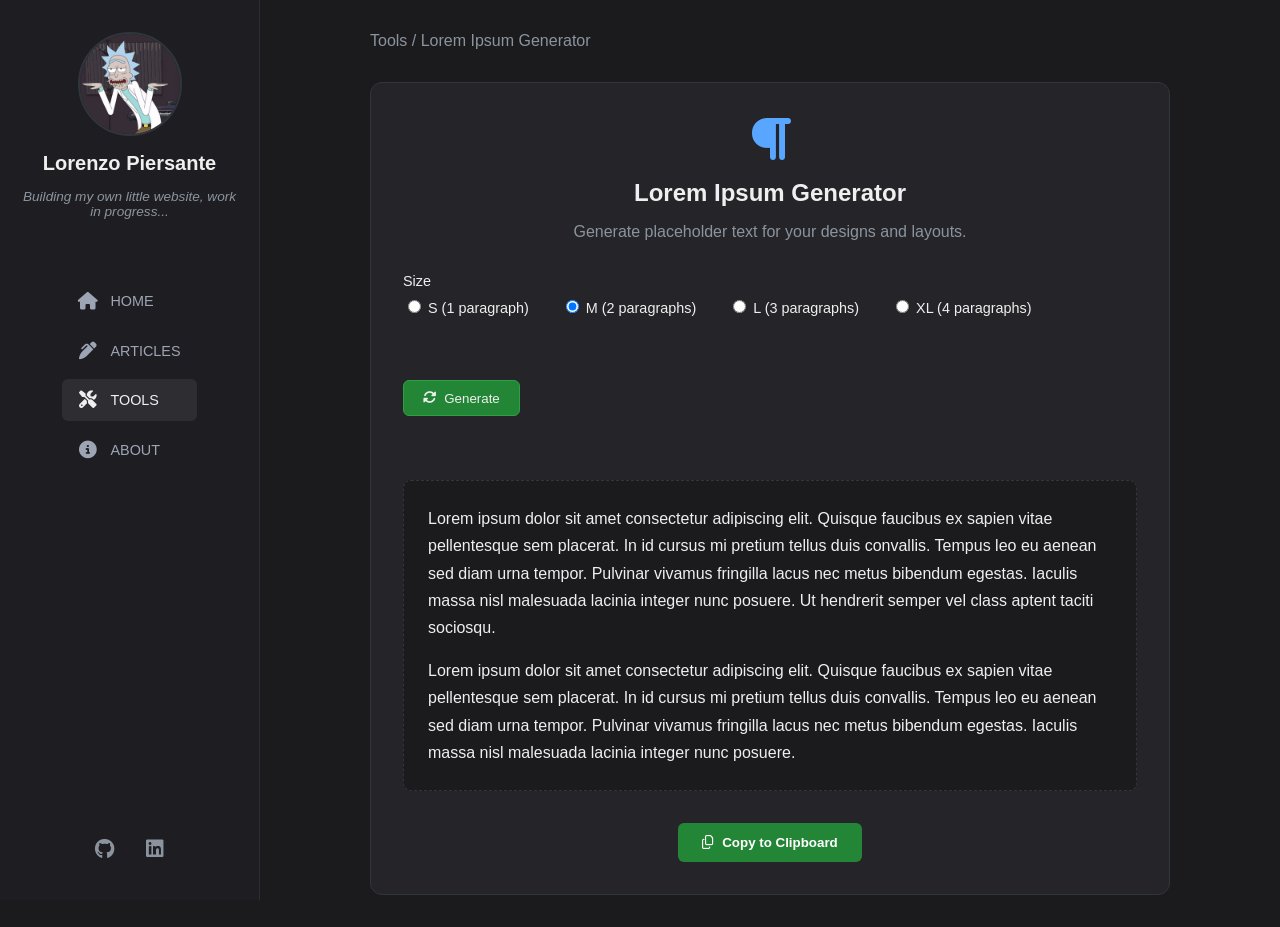
<file: tools/lorem-ipsum-generator.html>
<!DOCTYPE html>
<html lang="en">
<head>
    <meta charset="UTF-8">
    <meta name="viewport" content="width=device-width, initial-scale=1.0">
    <title>Lorem Ipsum Generator - Lorenzo Piersante</title>
    <link rel="icon" type="image/x-icon" href="../assets/images/favicon.ico">
    <link rel="stylesheet" href="../assets/css/style.css">
    <link rel="stylesheet" href="../assets/css/lorem-ipsum-generator.css">
    <link rel="stylesheet" href="https://cdnjs.cloudflare.com/ajax/libs/font-awesome/6.4.0/css/all.min.css">
</head>
<body>
<div class="container">
    <aside class="sidebar">
        <div class="profile">
            <img src="../assets/images/avatar.jpg" alt="Lorenzo Piersante" class="avatar">
            <h1>Lorenzo Piersante</h1>
            <p class="description">Building my own little website, work in progress...</p>
        </div>
        <nav>
            <ul>
                <li>
                    <a href="../index.html">
                        <i class="fa-solid fa-house"></i>
                        HOME
                    </a>
                </li>
                <li>
                    <a href="../articles.html">
                        <i class="fa-solid fa-pen-clip"></i>
                        ARTICLES
                    </a>
                </li>
                <li>
                    <a href="../tools.html" class="active">
                        <i class="fa-solid fa-screwdriver-wrench"></i>
                        TOOLS
                    </a>
                </li>
                <li>
                    <a href="../about.html">
                        <i class="fa-solid fa-circle-info"></i>
                        ABOUT
                    </a>
                </li>
            </ul>
        </nav>

        <div class="sidebar-bottom">
            <a href="https://github.com/lorenzo-piersante" target="_blank" aria-label="GitHub">
                <i class="fa-brands fa-github"></i>
            </a>
            <a href="https://linkedin.com/in/lorenzopiersante" target="_blank" aria-label="LinkedIn">
                <i class="fa-brands fa-linkedin"></i>
            </a>
        </div>
    </aside>

    <main class="content">
        <div class="main-column">
            <div class="page-header">
                <a href="../tools.html" class="breadcrumb-link">Tools</a> / Lorem Ipsum Generator
            </div>

            <div class="tool-display-container lorem-tool">
                <div class="lorem-header">
                    <i class="fa-solid fa-paragraph tool-display-icon"></i>
                    <h2>Lorem Ipsum Generator</h2>
                    <p>Generate placeholder text for your designs and layouts.</p>
                </div>

                <div class="form-group">
                    <label>Size</label>
                    <div class="radio-group lorem-size-options">
                        <label class="radio-option">
                            <input type="radio" name="size" value="S">
                            S (1 paragraph)
                        </label>
                        <label class="radio-option">
                            <input type="radio" name="size" value="M" checked>
                            M (2 paragraphs)
                        </label>
                        <label class="radio-option">
                            <input type="radio" name="size" value="L">
                            L (3 paragraphs)
                        </label>
                        <label class="radio-option">
                            <input type="radio" name="size" value="XL">
                            XL (4 paragraphs)
                        </label>
                    </div>
                </div>

                <div class="button-group">
                    <button id="generate-button" class="action-button primary">
                        <i class="fa-solid fa-rotate"></i>
                        Generate
                    </button>
                </div>

                <div id="lorem-output" class="lorem-output" aria-live="polite"></div>

                <button id="copy-button" class="copy-button lorem-copy-button">
                    <i class="fa-regular fa-copy"></i>
                    Copy to Clipboard
                </button>
            </div>
        </div>
    </main>
</div>

<script src="../assets/js/lorem-ipsum-generator.js" defer></script>
</body>
</html>
</file>
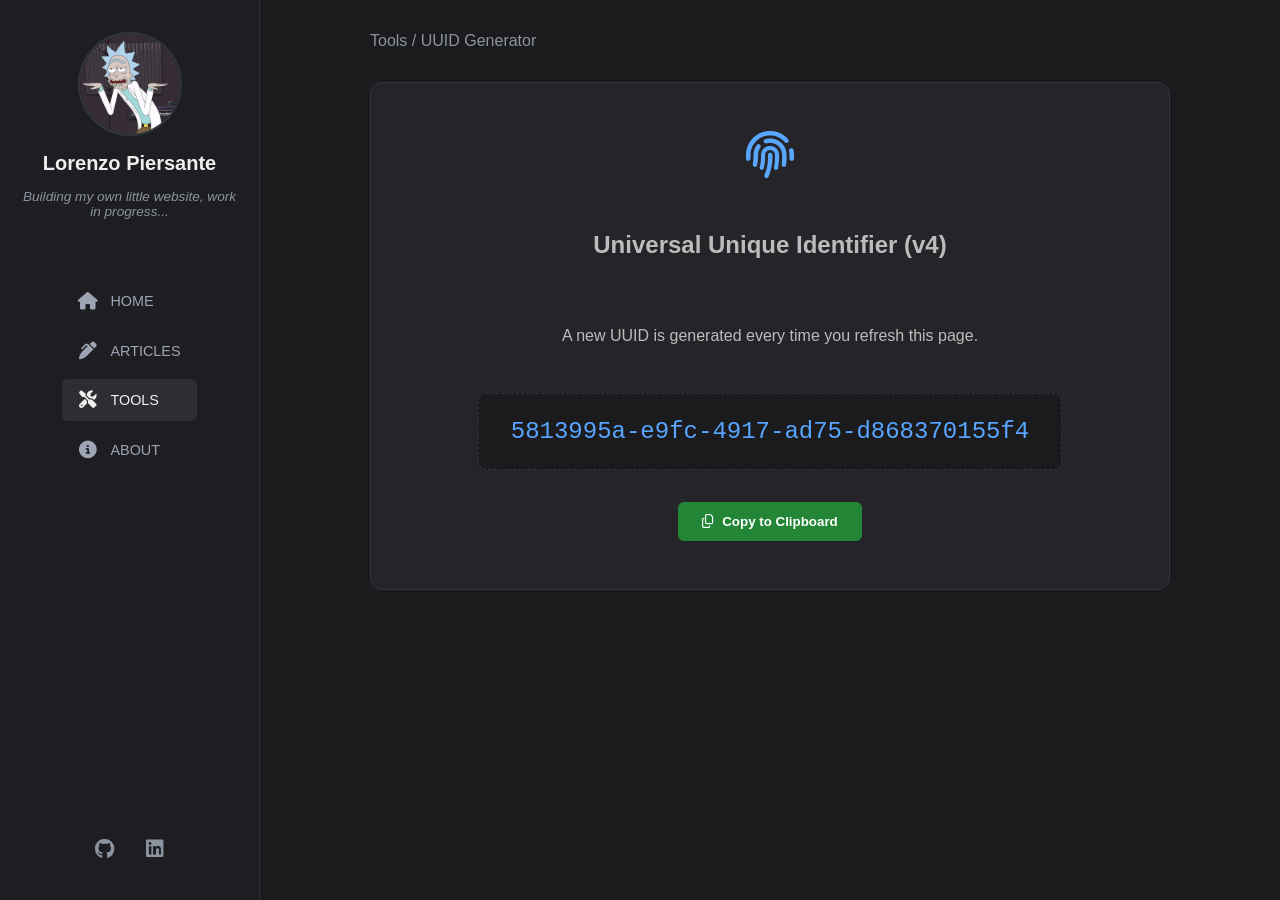
<file: tools/uuid-generator.html>
<!DOCTYPE html>
<html lang="en">
<head>
    <meta charset="UTF-8">
    <meta name="viewport" content="width=device-width, initial-scale=1.0">
    <title>UUID Generator - Lorenzo Piersante</title>
    <link rel="icon" type="image/x-icon" href="../assets/images/favicon.ico">
    <link rel="stylesheet" href="../assets/css/style.css">
    <link rel="stylesheet" href="https://cdnjs.cloudflare.com/ajax/libs/font-awesome/6.4.0/css/all.min.css">
</head>
<body>
<div class="container">
    <aside class="sidebar">
        <div class="profile">
            <img src="../assets/images/avatar.jpg" alt="Lorenzo Piersante" class="avatar">
            <h1>Lorenzo Piersante</h1>
            <p class="description">Building my own little website, work in progress...</p>
        </div>
        <nav>
            <ul>
                <li>
                    <a href="../index.html">
                        <i class="fa-solid fa-house"></i>
                        HOME
                    </a>
                </li>
                <li>
                    <a href="../articles.html">
                        <i class="fa-solid fa-pen-clip"></i>
                        ARTICLES
                    </a>
                </li>
                <li>
                    <a href="../tools.html" class="active">
                        <i class="fa-solid fa-screwdriver-wrench"></i>
                        TOOLS
                    </a>
                </li>
                <li>
                    <a href="../about.html">
                        <i class="fa-solid fa-circle-info"></i>
                        ABOUT
                    </a>
                </li>
            </ul>
        </nav>

        <div class="sidebar-bottom">
            <a href="https://github.com/lorenzo-piersante" target="_blank" aria-label="GitHub">
                <i class="fa-brands fa-github"></i>
            </a>
            <a href="https://linkedin.com/in/lorenzopiersante" target="_blank" aria-label="LinkedIn">
                <i class="fa-brands fa-linkedin"></i>
            </a>
        </div>
    </aside>

    <main class="content">
        <div class="main-column">
            <div class="page-header">
                <a href="../tools.html" class="breadcrumb-link">Tools</a> / UUID Generator
            </div>

            <div class="tool-display-container">
                <i class="fa-solid fa-fingerprint tool-display-icon"></i>
                <h2>Universal Unique Identifier (v4)</h2>
                <p>A new UUID is generated every time you refresh this page.</p>
                
                <div id="uuid-display" class="big-id-display">
                    <!-- UUID will be inserted here -->
                </div>

                <button class="copy-button" onclick="copyToClipboard()">
                    <i class="fa-regular fa-copy"></i>
                    Copy to Clipboard
                </button>
            </div>
        </div>
    </main>
</div>

<script>
    function generateUUID() {
        document.getElementById('uuid-display').innerText = crypto.randomUUID();
    }

    function copyToClipboard() {
        const uuidText = document.getElementById('uuid-display').innerText;
        navigator.clipboard.writeText(uuidText).then(() => {
            const btn = document.querySelector('.copy-button');
            const originalContent = btn.innerHTML;
            btn.innerHTML = '<i class="fa-solid fa-check"></i> Copied!';
            btn.style.backgroundColor = '#2ea043';
            
            setTimeout(() => {
                btn.innerHTML = originalContent;
                btn.style.backgroundColor = '';
            }, 2000);
        });
    }

    // Generate on load
    window.onload = generateUUID;
</script>
</body>
</html>
</file>
<file: assets/css/style.css>
body {
    font-family: -apple-system, BlinkMacSystemFont, "Segoe UI", Helvetica, Arial, sans-serif;
    margin: 0;
    background-color: #1b1b1e;
    color: #bcbcbc;
}

.container {
    display: flex;
    min-height: 100vh;
    padding-left: 260px;
}

.content {
    flex: 1;
    display: flex;
    justify-content: center;
    padding: 2rem;
}

.main-column {
    width: 100%;
    max-width: 800px;
}

.sidebar {
    width: 260px;
    box-sizing: border-box;
    background-color: #1e1e22;
    padding: 2rem 1rem;
    display: flex;
    flex-direction: column;
    align-items: center;
    border-right: 1px solid #2e2e32;
    position: fixed;
    top: 0;
    left: 0;
    height: 100vh;
}

.profile {
    text-align: center;
    margin-bottom: 2rem;
}

.avatar {
    width: 100px;
    height: 100px;
    border-radius: 50%;
    margin: 0 auto 1rem;
    display: block;
    border: 2px solid #30363d;
    object-fit: cover;
}

.sidebar h1 {
    font-size: 1.25rem;
    color: #efefef;
    margin: 0.5rem 0;
}

.sidebar .description {
    font-size: 0.85rem;
    color: #8b949e;
    font-style: italic;
}

nav ul {
    list-style: none;
    padding: 0;
    width: 100%;
}

nav li {
    margin: 0.5rem 0;
}

/* Navigation Links */
nav a {
    text-decoration: none;
    color: #9da5b4;
    display: flex;
    align-items: center;
    gap: 0.75rem;
    padding: 0.75rem 1rem;
    border-radius: 6px;
    font-size: 0.9rem;
    font-weight: 500;
    transition: background 0.2s, color 0.2s;
}

nav a i {
    font-size: 1.1rem;
    width: 20px;
    text-align: center;
}

nav a:hover, nav a.active {
    background-color: #2d2d32;
    color: #efefef;
}

.page-header {
    color: #8b949e;
    margin-bottom: 2rem;
}

.post-card {
    background-color: #252529;
    padding: 1.5rem;
    border-radius: 12px;
    border: 1px solid #30363d;
    margin-bottom: 1.5rem;
    display: flex;
    flex-direction: column;
    text-decoration: none;
    color: inherit;
    transition: all 0.2s ease;
}

.post-card:hover {
    background-color: #2d2d32;
    border-color: #58a6ff;
    transform: translateY(-2px);
}

.post-card h2 {
    margin-top: 0;
    color: #efefef;
    font-size: 1.3rem;
    line-height: 1.4;
}

.post-card p {
    color: #8b949e;
    margin-bottom: 1.5rem;
    flex-grow: 1;
}

.post-footer {
    display: flex;
    justify-content: space-between;
    align-items: center;
    font-size: 0.8rem;
    color: #8b949e;
}

.post-footer .meta-item {
    display: flex;
    align-items: center;
    gap: 0.4rem;
}

.post-footer .cta-link {
    color: #58a6ff;
    display: flex;
    align-items: center;
    gap: 0.4rem;
}

.about-section p {
    font-size: 1.1rem;
    line-height: 1.8;
    margin-bottom: 1.5rem;
}

.meta-left {
    display: flex;
    gap: 1.5rem;
}

.meta-item {
    display: flex;
    align-items: center;
    gap: 0.4rem;
}

.meta-item i {
    font-size: 0.9rem;
    color: #8b949e;
}

/* Sidebar Bottom Social Links */
.sidebar-bottom {
    margin-top: auto;
    display: flex;
    gap: 0.75rem;
    align-items: center;
    padding-top: 1rem;
}

.sidebar-bottom a {
    display: flex;
    align-items: center;
    justify-content: center;
    width: 38px;
    height: 38px;
    border-radius: 50%;
    background-color: transparent;
    color: #8b949e;
    text-decoration: none;
    font-size: 1.25rem;
    transition: background-color 0.2s, color 0.2s;
}

.sidebar-bottom a:hover {
    background-color: #2d2d32;
    color: #efefef;
}

/* Tools Styles */
.tools-grid {
    display: grid;
    grid-template-columns: repeat(auto-fill, minmax(280px, 1fr));
    gap: 1.5rem;
    margin-top: 1rem;
}

.tool-card {
    background-color: #252529;
    padding: 2rem;
    border-radius: 12px;
    border: 1px solid #30363d;
    text-decoration: none;
    color: inherit;
    transition: all 0.3s cubic-bezier(0.4, 0, 0.2, 1);
    display: flex;
    flex-direction: column;
    align-items: center;
    text-align: center;
    gap: 1rem;
}

.tool-card:hover {
    background-color: #2d2d32;
    border-color: #58a6ff;
    transform: translateY(-4px);
    box-shadow: 0 10px 20px rgba(0, 0, 0, 0.2);
}

.tool-card i {
    font-size: 2.5rem;
    color: #58a6ff;
    margin-bottom: 0.5rem;
}

.tool-card h3 {
    margin: 0;
    color: #efefef;
    font-size: 1.25rem;
}

.tool-card p {
    margin: 0;
    font-size: 0.9rem;
    color: #8b949e;
    line-height: 1.5;
}

/* Big Display for Tools */
.tool-display-container {
    background-color: #252529;
    padding: 3rem 2rem;
    border-radius: 12px;
    border: 1px solid #30363d;
    display: flex;
    flex-direction: column;
    align-items: center;
    justify-content: center;
    gap: 2rem;
    margin-top: 2rem;
}

.big-id-display {
    font-family: 'Courier New', Courier, monospace;
    font-size: 1.5rem;
    color: #58a6ff;
    background-color: #1b1b1e;
    padding: 1.5rem 2rem;
    border-radius: 8px;
    border: 1px dashed #30363d;
    word-break: break-all;
    text-align: center;
    max-width: 100%;
}

.copy-button {
    background-color: #238636;
    color: #ffffff;
    border: none;
    padding: 0.75rem 1.5rem;
    border-radius: 6px;
    font-weight: 600;
    cursor: pointer;
    display: flex;
    align-items: center;
    gap: 0.5rem;
    transition: background-color 0.2s;
}

.copy-button:hover {
    background-color: #2ea043;
}

.copy-button:active {
    transform: scale(0.98);
}

/* Icon & UI Utility Classes */

.breadcrumb-link {
    text-decoration: none;
    color: inherit;
}

.breadcrumb-link:hover {
    color: #58a6ff;
}

.tool-display-icon {
    font-size: 3rem;
    color: #58a6ff;
}

/* Dashboard & Hero Styles */
.hero-section {
    padding: 3rem 0;
    border-bottom: 1px solid #2e2e32;
    margin-bottom: 3rem;
}

.hero-section h2 {
    font-size: 2.5rem;
    color: #efefef;
    margin: 0 0 1rem 0;
    background: linear-gradient(90deg, #efefef, #58a6ff);
    -webkit-background-clip: text;
    -webkit-text-fill-color: transparent;
}

.hero-section p {
    font-size: 1.2rem;
    line-height: 1.6;
    color: #8b949e;
    max-width: 600px;
    margin: 0;
}

.section-title {
    font-size: 0.85rem;
    color: #8b949e;
    text-transform: uppercase;
    letter-spacing: 0.1em;
    margin-bottom: 1.5rem;
    display: flex;
    align-items: center;
    gap: 0.5rem;
}

.section-title::after {
    content: "";
    flex: 1;
    height: 1px;
    background-color: #30363d;
}

.dashboard-grid {
    display: grid;
    grid-template-columns: 1fr;
    gap: 1.5rem;
    margin-bottom: 3rem;
}

@media (min-width: 768px) {
    .dashboard-grid {
        grid-template-columns: 1fr 1fr;
    }
}

.latest-card {
    background-color: #252529;
    border: 1px solid #30363d;
    border-radius: 12px;
    padding: 1.5rem;
    text-decoration: none;
    color: inherit;
    transition: all 0.2s ease;
    display: flex;
    flex-direction: column;
    justify-content: space-between;
}

.latest-card .card-footer {
    margin-top: 1.5rem;
    display: flex;
    justify-content: space-between;
    align-items: center;
    font-size: 0.8rem;
    color: #8b949e;
}

.latest-card .card-footer .action-link {
    color: #58a6ff;
}

.latest-card:hover {
    border-color: #58a6ff;
    background-color: #2d2d32;
    transform: translateY(-2px);
}

.latest-card .card-label {
    font-size: 0.75rem;
    font-weight: 600;
    color: #58a6ff;
    text-transform: uppercase;
    margin-bottom: 0.75rem;
}

.latest-card h3 {
    margin: 0 0 0.5rem 0;
    color: #efefef;
    font-size: 1.1rem;
    line-height: 1.4;
}

.latest-card p {
    margin: 0;
    font-size: 0.9rem;
    color: #8b949e;
    flex-grow: 1;
}

/* Tool Input & UI Styles */
.tool-textarea {
    width: 100%;
    min-height: 150px;
    background-color: #1b1b1e;
    border: 1px solid #30363d;
    border-radius: 8px;
    color: #efefef;
    padding: 1rem;
    font-family: 'Courier New', Courier, monospace;
    font-size: 1rem;
    resize: vertical;
    margin-bottom: 1rem;
    box-sizing: border-box;
}

.tool-textarea:focus {
    outline: none;
    border-color: #58a6ff;
}

.button-group {
    display: flex;
    gap: 1rem;
    margin-bottom: 2rem;
    flex-wrap: wrap;
}

.action-button {
    background-color: #30363d;
    color: #efefef;
    border: 1px solid #444c56;
    padding: 0.6rem 1.2rem;
    border-radius: 6px;
    font-weight: 500;
    cursor: pointer;
    transition: all 0.2s;
    display: flex;
    align-items: center;
    gap: 0.5rem;
}

.action-button:hover {
    background-color: #444c56;
    border-color: #8b949e;
}

.action-button.primary {
    background-color: #238636;
    border-color: #2ea043;
}

.action-button.primary:hover {
    background-color: #2ea043;
}

.error-message {
    color: #f85149;
    font-size: 0.9rem;
    margin-top: -0.5rem;
    margin-bottom: 1rem;
    display: none;
}

/* Calculator & Form Styles */
.calculator-form {
    background-color: #252529;
    padding: 2rem;
    border-radius: 12px;
    border: 1px solid #30363d;
    margin-top: 2rem;
}

.form-group {
    margin-bottom: 1.5rem;
}

.form-group label {
    display: block;
    margin-bottom: 0.5rem;
    color: #efefef;
    font-size: 0.9rem;
}

.form-input, .form-select {
    width: 100%;
    padding: 0.75rem;
    background-color: #1b1b1e;
    border: 1px solid #30363d;
    border-radius: 6px;
    color: #efefef;
    font-size: 1rem;
    box-sizing: border-box;
}

.form-input:focus, .form-select:focus {
    outline: none;
    border-color: #58a6ff;
}

.radio-group {
    display: flex;
    gap: 2rem;
    margin-top: 0.5rem;
}

.radio-option {
    display: flex;
    align-items: center;
    gap: 0.5rem;
    cursor: pointer;
    color: #8b949e;
}

.radio-option input {
    cursor: pointer;
}

/* Result Display Styles */
.result-display {
    margin-top: 2rem;
    padding: 2rem;
    background-color: #1b1b1e;
    border: 1px dashed #30363d;
    border-radius: 8px;
    text-align: center;
    display: none;
}

.result-grid {
    display: grid;
    grid-template-columns: 1fr 1fr;
    gap: 1.5rem;
    margin: 1rem 0;
}

.result-item {
    padding: 1rem;
    background-color: #252529;
    border-radius: 8px;
    border: 1px solid #30363d;
}

.result-value {
    font-size: 2rem;
    color: #58a6ff;
    font-weight: 700;
    margin: 0.25rem 0;
}

.result-value.highlight {
    color: #238636;
    font-size: 2.5rem;
}

.result-label {
    color: #8b949e;
    font-size: 0.8rem;
    text-transform: uppercase;
    letter-spacing: 0.05em;
}

@media (max-width: 600px) {
    .result-grid {
        grid-template-columns: 1fr;
    }
}
</file>
<file: assets/css/article.css>
.article-page {
    --article-text: #bcbcbc;
    --article-heading: #efefef;
    --article-muted: #8b949e;
    --article-accent: #58a6ff;
    --article-surface: #252529;
    --article-border: #30363d;
    --article-code-bg: #1b1b1e;
}

.article-header {
    margin-bottom: 2rem;
}

.article-header h1 {
    font-size: 2rem;
    line-height: 1.25;
    color: var(--article-heading);
    margin: 0 0 1rem 0;
}

.article-meta {
    display: flex;
    flex-wrap: wrap;
    gap: 1rem;
    color: var(--article-muted);
    font-size: 0.85rem;
}

.article-meta span {
    display: flex;
    align-items: center;
    gap: 0.4rem;
}

.article-body {
    font-size: 1.05rem;
    line-height: 1.8;
    color: var(--article-text);
}

.article-body p {
    margin: 0 0 1.25rem 0;
}

.article-body h2 {
    color: var(--article-heading);
    font-size: 1.4rem;
    line-height: 1.3;
    margin: 2.5rem 0 1rem 0;
}

.article-body ul,
.article-body ol {
    margin: 0 0 1.25rem 0;
    padding-left: 1.5rem;
}

.article-body li {
    margin-bottom: 0.5rem;
}

.article-body strong {
    color: var(--article-heading);
}

.article-body a {
    color: var(--article-accent);
}

.article-body code {
    font-family: 'Courier New', Courier, monospace;
    font-size: 0.9em;
    color: var(--article-heading);
    background-color: var(--article-code-bg);
    border: 1px solid var(--article-border);
    border-radius: 4px;
    padding: 0.15rem 0.35rem;
}

.article-body pre {
    background-color: var(--article-code-bg);
    border: 1px solid var(--article-border);
    border-radius: 8px;
    padding: 1rem;
    overflow-x: auto;
    margin: 0 0 1.5rem 0;
}

.article-body pre code {
    background: none;
    border: none;
    padding: 0;
    font-size: 0.85rem;
    line-height: 1.6;
}

.article-body blockquote {
    margin: 0 0 1.5rem 0;
    padding: 0.75rem 1.25rem;
    background-color: var(--article-surface);
    border-left: 3px solid var(--article-accent);
    border-radius: 0 8px 8px 0;
    color: var(--article-muted);
}

.article-lead {
    font-size: 1.2rem;
    line-height: 1.7;
    color: var(--article-heading);
}

.article-footer {
    margin-top: 3rem;
    padding-top: 1.5rem;
    border-top: 1px solid var(--article-border);
    color: var(--article-muted);
    font-size: 0.9rem;
}

.article-footer a {
    color: var(--article-accent);
}

.article-back {
    display: inline-flex;
    align-items: center;
    gap: 0.5rem;
    margin-top: 2rem;
    color: var(--article-muted);
    text-decoration: none;
    transition: color 0.2s;
}

.article-back:hover {
    color: var(--article-accent);
}

@media (max-width: 600px) {
    .article-header h1 {
        font-size: 1.6rem;
    }

    .article-body {
        font-size: 1rem;
    }

    .article-lead {
        font-size: 1.1rem;
    }

    .article-body pre {
        padding: 0.75rem;
    }
}
</file>
<file: assets/css/lorem-ipsum-generator.css>
.lorem-tool {
    align-items: stretch;
    text-align: left;
    padding: 2rem;
}

.lorem-header {
    display: flex;
    flex-direction: column;
    align-items: center;
    text-align: center;
    gap: 1rem;
}

.lorem-header h2 {
    margin: 0;
    color: #efefef;
}

.lorem-header p {
    margin: 0;
    color: #8b949e;
}

.lorem-size-options {
    flex-wrap: wrap;
    gap: 1rem 2rem;
}

.lorem-output {
    background-color: #1b1b1e;
    border: 1px dashed #30363d;
    border-radius: 8px;
    padding: 1.5rem;
    color: #efefef;
    line-height: 1.7;
    min-height: 120px;
    white-space: pre-wrap;
    word-break: break-word;
}

.lorem-output p {
    margin: 0 0 1rem 0;
}

.lorem-output p:last-child {
    margin-bottom: 0;
}

.lorem-copy-button {
    align-self: center;
}

@media (max-width: 600px) {
    .lorem-tool {
        padding: 1.5rem 1rem;
    }

    .lorem-size-options {
        flex-direction: column;
        gap: 0.75rem;
    }
}
</file>
